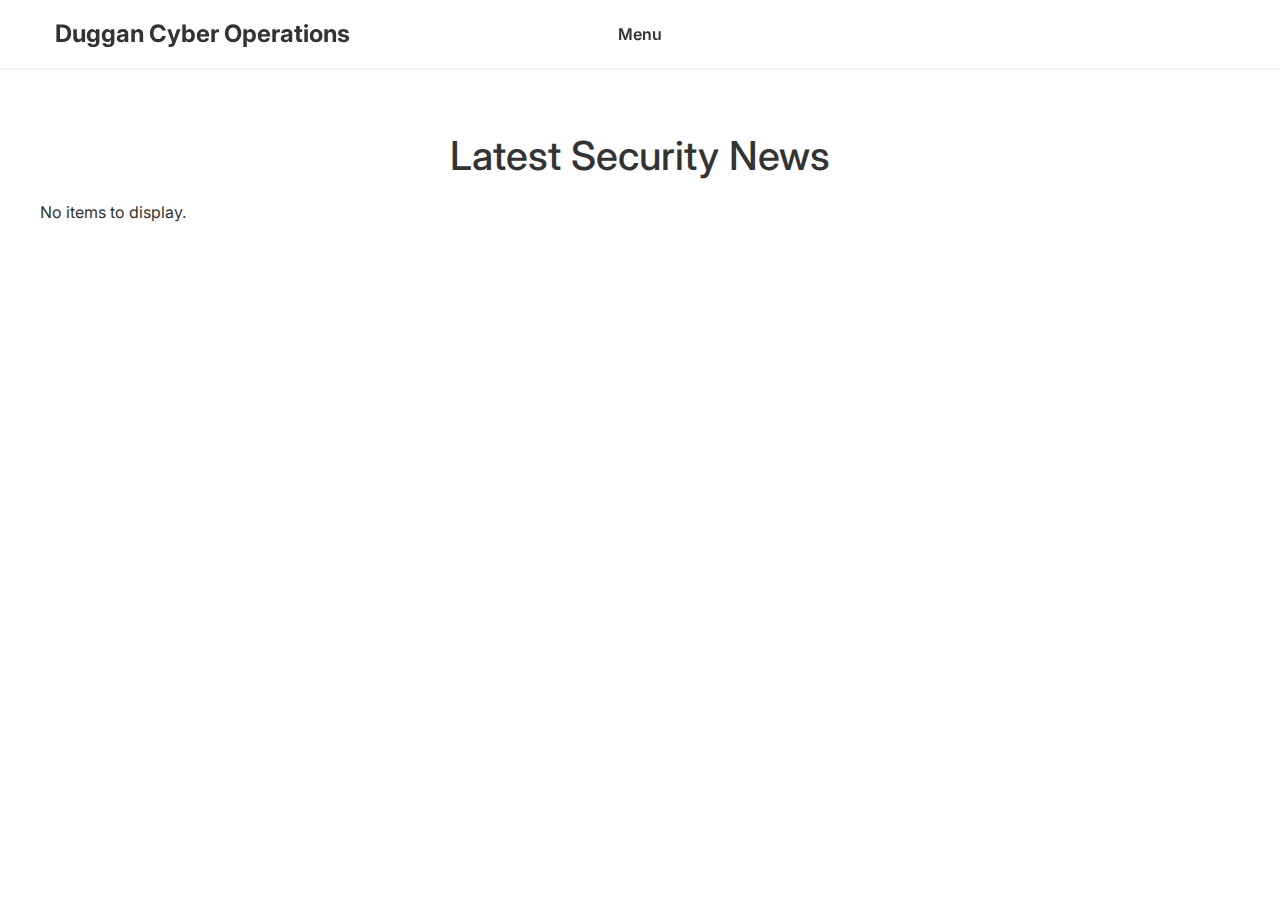
<file: public/index.html>
<!DOCTYPE html>
<html lang="en">

<head>
  <meta charset="UTF-8" />
  <title>Duggan Cyber Ops Newsfeed</title>
  <meta name="viewport" content="width=device-width, initial-scale=1.0" />
  <meta name="title" property="og:title" content="Dan Duggan's Website">
  <meta property="og:type" content="Personal Blog">
  <meta name="image" property="og:image" content="https://i.imgur.com/3xlEfYc.png">
  <meta name="description" property="og:description"
    content="Dan Duggan's Cybersecurity Operations Website, with a tiny personal blog">
  <meta name="author" content="Dan Duggan">

  <!-- Bootstrap CSS -->
  <link rel="stylesheet" href="https://cdn.jsdelivr.net/npm/bootstrap@4.3.1/dist/css/bootstrap.min.css"
    integrity="sha384-ggOyR0iXCbMQv3Xipma34MD+dH/1fQ784/j6cY/iJTQUOhcWr7x9JvoRxT2MZw1T" crossorigin="anonymous">
  <link rel="icon" href="favicon.ico" />
  <link rel="stylesheet" href="https://fonts.googleapis.com/css?family=Inter:400,600&display=swap" />

  <style>
    /* Global Styles */
    
    body {
      margin: 0;
      font-family: 'Inter', sans-serif;
      background: #fff;
      color: #333;
      /* Ensure content is pushed below the fixed navbar */
      padding-top: 80px;
    }

    main {
      padding: 2rem;
    }

    h1 {
      text-align: center;
      margin-top: 20px;
    }

    /* ---------------------- */
    /* Navbar (Desktop & Mobile) */
    /* ---------------------- */
    .custom-navbar {
      background: #fff;
      border-bottom: 1px solid #EFF1F3;
      box-shadow: 0 2px 4px rgba(0, 0, 0, 0.03);
      font-family: 'Inter', sans-serif;
      position: fixed;
      top: 0;
      width: 100%;
      z-index: 1000;
      padding: 1rem 0;
    }

    .custom-navbar .container {
      position: relative;
      max-width: 1200px;
      margin: 0 auto;
      display: grid;
      grid-template-columns: 1fr auto 1fr;
      align-items: center;
    }

    /* Brand positioned to the left */
    .nav-brand {
      grid-column: 1 / 2;
    }

    .nav-brand a {
      text-decoration: none;
      font-size: 1.5rem;
      font-weight: 700;
      color: #333;
    }

    .nav-brand img {
      max-height: 50px;
      width: auto;
    }

    /* Desktop nav links in the center */
    .nav-links-container {
      grid-column: 2 / 3;
      display: flex;
      justify-content: center;
    }

    ul.nav-links {
      list-style: none;
      display: flex;
      gap: 2rem;
      margin: 0;
      padding: 0;
    }

    li.nav-item {
      position: relative;
    }

    li.nav-item>a {
      text-decoration: none;
      color: #333;
      font-weight: 600;
      padding: 0.5rem 0;
      position: relative;
    }

    li.nav-item>a::after {
      content: "";
      position: absolute;
      bottom: 0;
      left: 0;
      width: 0%;
      height: 2px;
      background-color: #0070F3;
      transition: width 0.3s ease-out;
    }

    li.nav-item>a:hover::after {
      width: 100%;
    }

    /* Desktop dropdown for nav items */
    .dropdown {
      display: none;
      position: absolute;
      top: 100%;
      left: 50%;
      transform: translateX(-50%);
      width: 600px;
      /* Increase width for better hover coverage */
      padding: 1.5rem;
      /* Slightly increase padding for usability */

      background: #fff;
      border: 1px solid #EFF1F3;
      box-shadow: 0 4px 8px rgba(0, 0, 0, 0.05);
      z-index: 100;
    }

    li.nav-item:hover .dropdown {
      display: block;
    }

    .dropdown-grid {
      display: grid;
      grid-template-columns: repeat(3, 1fr);
      grid-template-rows: repeat(2, auto);
      gap: 0.75rem;
    }

    .dropdown-item {
      background: #F9F9F9;
      padding: 0.75rem;
      text-align: center;
      border: 1px solid #EFF1F3;
      border-radius: 4px;
      transition: background 0.3s ease;
      cursor: pointer;
    }

    .dropdown-item:hover {
      background: #E6F0FF;
    }

    /* ---------------------- */
    /* Mobile Navbar Styles */
    /* ---------------------- */
    /* Default: hide hamburger button */
    .hamburger {
      display: none;
    }

    /* For viewports less than 1100px, show hamburger and hide desktop nav links */
    @media (max-width: 1100px) {
      .nav-links-container {
        display: none;
      }

      .hamburger {
        display: block;
        position: absolute;
        top: 50%;
        right: 2rem;
        transform: translateY(-50%);
        cursor: pointer;
        font-size: 1.5rem;
        background: none;
        border: none;
        color: #333;
        z-index: 300;
      }
    }

    /* Mobile menu overlay */
    .mobile-menu {
      display: none;
      position: fixed;
      top: 60px;
      left: 0;
      width: 100%;
      height: calc(100% - 60px);
      background: #fff;
      overflow-y: auto;
      padding: 1rem;
      box-shadow: 0 4px 8px rgba(0, 0, 0, 0.05);
      z-index: 200;
    }

    .mobile-menu.active {
      display: block;
    }

    .mobile-section {
      margin-bottom: 2rem;
    }

    .mobile-section-title {
      font-weight: 600;
      margin: 1rem 0 0.5rem;
      color: #0070F3;
    }

    .mobile-menu .dropdown-item {
      padding: 0.5rem;
      font-size: clamp(0.75rem, 2.5vw, 1rem);
      white-space: normal;
      word-break: break-word;
      hyphens: auto;
      text-align: center;

      /* Add these lines to vertically center text */
      display: flex;
      align-items: center;
      justify-content: center;
    }


    .mobile-menu .dropdown-grid {
      grid-template-columns: repeat(3, 1fr);
      gap: 0.5rem;
    }


    /* ---------------------- */
    /* Feed Styles */
    /* ---------------------- */
    .grid-container {
      display: grid;
      grid-template-columns: repeat(auto-fit, minmax(300px, 1fr));
      grid-gap: 20px;
      margin: 20px auto;
      max-width: 1200px;
    }

    .feed-item {
      background: #fff;
      border: 1px solid #ddd;
      border-radius: 5px;
      padding: 15px;
      box-shadow: 0 2px 5px rgba(0, 0, 0, 0.1);
      transition: transform 0.2s, box-shadow 0.2s;
    }

    .feed-item:hover {
      transform: translateY(-5px);
      box-shadow: 0 4px 10px rgba(0, 0, 0, 0.15);
    }

    .feed-item h3 {
      font-size: 1.2em;
      margin-bottom: 0.5em;
    }

    .feed-item h3 a {
      text-decoration: none;
      color: #333;
    }

    .feed-item .meta {
      font-size: 0.9em;
      color: #777;
      margin-bottom: 0.5em;
      display: flex;
      align-items: center;
    }

    .feed-item .meta img.logo {
      width: 30px;
      height: 30px;
      object-fit: contain;
      margin-right: 8px;
    }

    .feed-item img {
      max-width: 100%;
      height: auto;
      display: block;
    }

    .feed-item p {
      font-size: 1em;
      color: #444;
    }
  </style>
</head>

<body>
  <!-- Navbar -->
  <nav class="custom-navbar">
    <div class="container">
      <div class="nav-brand">
        <a href="#">Duggan Cyber Operations</a>
      </div>
      <div class="nav-links-container">
        <ul class="nav-links">
          <li class="nav-item">
            <a href="#">Menu</a>
            <div class="dropdown">
              <div class="dropdown-grid">
                <a href="https://dugganco.com">
                  <div class="dropdown-item">Home</div>
                </a>
                <a href="https://dugganco.com/Daniel-Duggan-Resume.html">
                  <div class="dropdown-item">HTML Resume</div>
                </a>
                <a href="https://duggancostorage.blob.core.windows.net/duggancostorage/Daniel-Duggan-Resume.pdf">
                  <div class="dropdown-item">PDF Resume</div>
                </a>
                <a href="https://dugganco.com">
                  <div class="dropdown-item">Cyber News</div>
                </a>
                <a href="https://dugganco.com/foodblog.html">
                  <div class="dropdown-item">Dan's Food Blog</div>
                </a>
                <a href="">
                  <div class="dropdown-item">(Coming Soon!)</div>
                </a>
              </div>
            </div>
          </li>
          <!-- <li class="nav-item">
              <a href="#">Solutions</a>
              <div class="dropdown">
                <div class="dropdown-grid">
                  <div class="dropdown-item">Option 1</div>
                  <div class="dropdown-item">Option 2</div>
                  <div class="dropdown-item">Option 3</div>
                  <div class="dropdown-item">Option 4</div>
                  <div class="dropdown-item">Option 5</div>
                  <div class="dropdown-item">Option 6</div>
                </div>
              </div>
            </li>
            <li class="nav-item">
              <a href="#">Resources</a>
              <div class="dropdown">
                <div class="dropdown-grid">
                  <div class="dropdown-item">Option 1</div>
                  <div class="dropdown-item">Option 2</div>
                  <div class="dropdown-item">Option 3</div>
                  <div class="dropdown-item">Option 4</div>
                  <div class="dropdown-item">Option 5</div>
                  <div class="dropdown-item">Option 6</div>
                </div>
              </div>
            </li>
            <li class="nav-item">
              <a href="#">Company</a>
              <div class="dropdown">
                <div class="dropdown-grid">
                  <div class="dropdown-item">Option 1</div>
                  <div class="dropdown-item">Option 2</div>
                  <div class="dropdown-item">Option 3</div>
                  <div class="dropdown-item">Option 4</div>
                  <div class="dropdown-item">Option 5</div>
                  <div class="dropdown-item">Option 6</div>
                </div>
              </div>
            </li>
          </ul> -->
      </div>
      <!-- Hamburger button for mobile (only visible below 1100px) -->
      <button class="hamburger" id="hamburger-btn">&#9776;</button>
    </div>
  </nav>

  <!-- Mobile Menu Overlay -->
  <div class="mobile-menu" id="mobile-menu">
    <div class="mobile-section">
      <div class="mobile-section-title">Menu</div>
      <div class="dropdown-grid">
        <a href="https://dugganco.com">
          <div class="dropdown-item">Home</div>
        </a>
        <a href="https://dugganco.com/Daniel-Duggan-Resume.html">
          <div class="dropdown-item">HTML Resume</div>
        </a>
        <a href="https://duggancostorage.blob.core.windows.net/duggancostorage/Daniel-Duggan-Resume.pdf">
          <div class="dropdown-item">PDF Resume</div>
        </a>
        <a href="https://dugganco.com">
          <div class="dropdown-item">Cyber News</div>
        </a>
        <a href="https://dugganco.com/foodblog.html">
          <div class="dropdown-item">Dan's Food Blog</div>
        </a>
        <a href="">
          <div class="dropdown-item">(Coming Soon!)</div>
        </a>
      </div>
    </div>
  </div>

  <!-- Main Content (RSS Feed) -->
  <main id="main" class="content">
    <h1>Latest Security News</h1>
    <div id="feed-container" class="grid-container">
      Loading feeds...
    </div>
  </main>

  <!-- External Scripts -->
  <script async src="https://pagead2.googlesyndication.com/pagead/js/adsbygoogle.js?client=ca-pub-7634336533389263"
    crossorigin="anonymous"></script>
  <script src="https://code.jquery.com/jquery-3.2.1.min.js"
    integrity="sha256-hwg6W2N/68/4Rcy+2pYBbyox1D6Z+eI1lC26bLrY8yk=" crossorigin="anonymous"></script>
  <script src="https://cdn.jsdelivr.net/npm/popper.js@1.12.9/dist/umd/popper.min.js"
    integrity="sha384-ApNbgh9B+Y1QKtv3Rn7W3mgPxhU9K/ScQsAP7hUibX39j7fakFPskvXusvfa0b4Q"
    crossorigin="anonymous"></script>
  <script src="https://cdn.jsdelivr.net/npm/bootstrap@4.3.1/dist/js/bootstrap.min.js"
    integrity="sha384-JjSmVgyd0p3pXB1rRibZUAYoIIy6OrQ6VrjIEaFf/nJGzIxFDsf4x0xIM+B07jRM"
    crossorigin="anonymous"></script>

  <script>
    // Toggle mobile menu using the same hamburger button for open and close
    const hamburgerBtn = document.getElementById('hamburger-btn');
    const mobileMenu = document.getElementById('mobile-menu');

    hamburgerBtn.addEventListener('click', () => {
      mobileMenu.classList.toggle('active');
    });

    // Feed functions
    function truncateDescription(desc, maxLength) {
      let text = desc.replace(/<[^>]*>/g, '');
      if (text.length > maxLength) {
        text = text.slice(0, maxLength) + '…';
      }
      return text;
    }

    function parseFeedDate(dateString) {
      if (!dateString.match(/(Z|[+-]\d{2}:?\d{2})$/)) {
        dateString += 'Z';
      }
      return new Date(dateString);
    }

    async function fetchFeed(feedUrl) {
      const apiUrl = `https://api.rss2json.com/v1/api.json?rss_url=${encodeURIComponent(feedUrl)}`;
      const response = await fetch(apiUrl);
      return response.json();
    }

    async function loadFeeds() {
      const CACHE_KEY = 'cachedFeedData';
      const CACHE_TIMESTAMP_KEY = 'cachedFeedTimestamp';
      const CACHE_EXPIRY = 30 * 60 * 1000; // 30 minutes
      const now = Date.now();
      const cachedData = localStorage.getItem(CACHE_KEY);
      const cachedTimestamp = localStorage.getItem(CACHE_TIMESTAMP_KEY);

      if (cachedData && cachedTimestamp && (now - cachedTimestamp < CACHE_EXPIRY)) {
        displayFeedItems(JSON.parse(cachedData));
        return;
      }

      const feeds = [
        'https://feeds.feedburner.com/TheHackersNews',
        'https://www.bleepingcomputer.com/feed/',
        'https://krebsonsecurity.com/feed/',
        'https://www.darkreading.com/rss.xml',
        'https://www.infosecurity-magazine.com/rss/news/',
        'https://news.sophos.com/en-us/',
        'https://www.schneier.com/blog/index.rdf',
        'https://www.cisa.gov/news.xml',
        'https://www.cisa.gov/blog.xml',
        'https://feeds.feedburner.com/Securityweek',
        'https://feeds.feedburner.com/GoogleOnlineSecurityBlog',
        'https://www.scmagazine.com/feed',
        'https://www.techrepublic.com/topic/security/rss',
        'https://securityboulevard.com/feed',
        'https://cyware.com/cyber-security-feed',
        'https://www.zdnet.com/topic/security/rss'
      ];

      let allItems = [];
      for (let url of feeds) {
        try {
          const feedData = await fetchFeed(url);
          if (feedData && feedData.items) {
            let sourceTitle = feedData.feed.title;
            if ((!sourceTitle || sourceTitle.trim() === "") && url.includes("infosecurity-magazine.com")) {
              sourceTitle = "InfoSecurity Mag";
            }
            if (url.indexOf("schneier.com") !== -1) {
              sourceTitle = "Schneier on Security";
            } else if (url.indexOf("news.sophos.com") !== -1) {
              sourceTitle = "Sophos News";
            } else if (url.indexOf("darknet.org.uk") !== -1) {
              sourceTitle = "Darknet UK";
            } else if (url.indexOf("feeds.feedburner.com/darknethackers") !== -1) {
              sourceTitle = "DarkNet Hackers";
            } else if (url.indexOf("darkreading.com") !== -1) {
              sourceTitle = "Dark Reading";
            } else if (url.toLowerCase().includes("googleonlinesecurityblog")) {
              sourceTitle = "Google Security Blog";
            }
            feedData.items.forEach(item => {
              item.source = sourceTitle;
            });
            allItems = allItems.concat(feedData.items);
          }
        } catch (error) {
          console.error('Error fetching feed:', url, error);
        }
      }
      // Sort items by newest first
      allItems.sort((a, b) => new Date(b.pubDate) - new Date(a.pubDate));
      localStorage.setItem(CACHE_KEY, JSON.stringify(allItems));
      localStorage.setItem(CACHE_TIMESTAMP_KEY, now.toString());
      displayFeedItems(allItems);
    }

    function displayFeedItems(items) {
      const container = document.getElementById('feed-container');
      if (items.length === 0) {
        container.innerHTML = '<p>No items to display.</p>';
        return;
      }

      const logos = {
        "The Hacker News": "https://pbs.twimg.com/profile_images/1597647879811657728/FLgHrLHy_400x400.jpg",
        "BleepingComputer": "https://pbs.twimg.com/profile_images/1699832227062792192/hqaQ8bMZ_400x400.jpg",
        "Krebs on Security": "https://pbs.twimg.com/profile_images/1518740904311508998/zq2bxuIw_400x400.jpg",
        "Dark Reading": "https://pbs.twimg.com/profile_images/1688279734193672192/ZsaZ2hEi_400x400.jpg",
        "DarkNet": "https://pbs.twimg.com/profile_images/474879706584449025/pioYVoNA_400x400.jpeg",
        "Hacker News": "https://pbs.twimg.com/profile_images/1623777064821358592/9CApQWXe_400x400.png",
        "InfoSecurity Mag": "https://pbs.twimg.com/profile_images/1630197502786912256/TTq7rypO_400x400.jpg",
        "Sophos": "https://pbs.twimg.com/profile_images/1512056237537607694/gJYmF_1N_400x400.jpg",
        "Schneier on Security": "https://pbs.twimg.com/profile_images/69337528/bruce-blog_400x400.jpg",
        "Security Boulevard": "https://pbs.twimg.com/profile_images/1445738404205924367/LI0O-ZHg_400x400.jpg",
        "SecurityWeek": "https://pbs.twimg.com/profile_images/1466073453572890643/gaGjrZRw_400x400.jpg",
        "Security | TechRepublic": "https://pbs.twimg.com/profile_images/842067018358624256/eHpTR1g8_400x400.jpg",
        "Google Security Blog": "https://pbs.twimg.com/profile_images/1754606338460487681/bWupXdxo_400x400.jpg",
        "CISA Blog": "https://pbs.twimg.com/profile_images/1545140176766353408/G4iTa8Bb_400x400.jpg",
        "CISA News": "https://pbs.twimg.com/profile_images/1545140176766353408/G4iTa8Bb_400x400.jpg"
      };

      let html = '';
      items.forEach(item => {
        const dateObj = parseFeedDate(item.pubDate);
        const formattedDate = dateObj.toLocaleDateString(undefined, { year: 'numeric', month: 'short', day: 'numeric' });
        const formattedTime = dateObj.toLocaleTimeString(undefined, { hour: '2-digit', minute: '2-digit' });
        const logoUrl = logos[item.source] || '';
        const truncatedDesc = truncateDescription(item.description || '', 200);

        html += `
            <div class="feed-item">
              <h3><a href="${item.link}" target="_blank">${item.title}</a></h3>
              <p class="meta">
                ${logoUrl ? `<img src="${logoUrl}" alt="${item.source} logo" class="logo">` : ''}
                <span><em>${item.source}</em> - ${formattedDate} ${formattedTime}</span>
              </p>
              <p>${truncatedDesc}</p>
            </div>
          `;
      });
      container.innerHTML = html;
    }

    document.addEventListener('DOMContentLoaded', loadFeeds);
  </script>
</body>

</html>
</file>
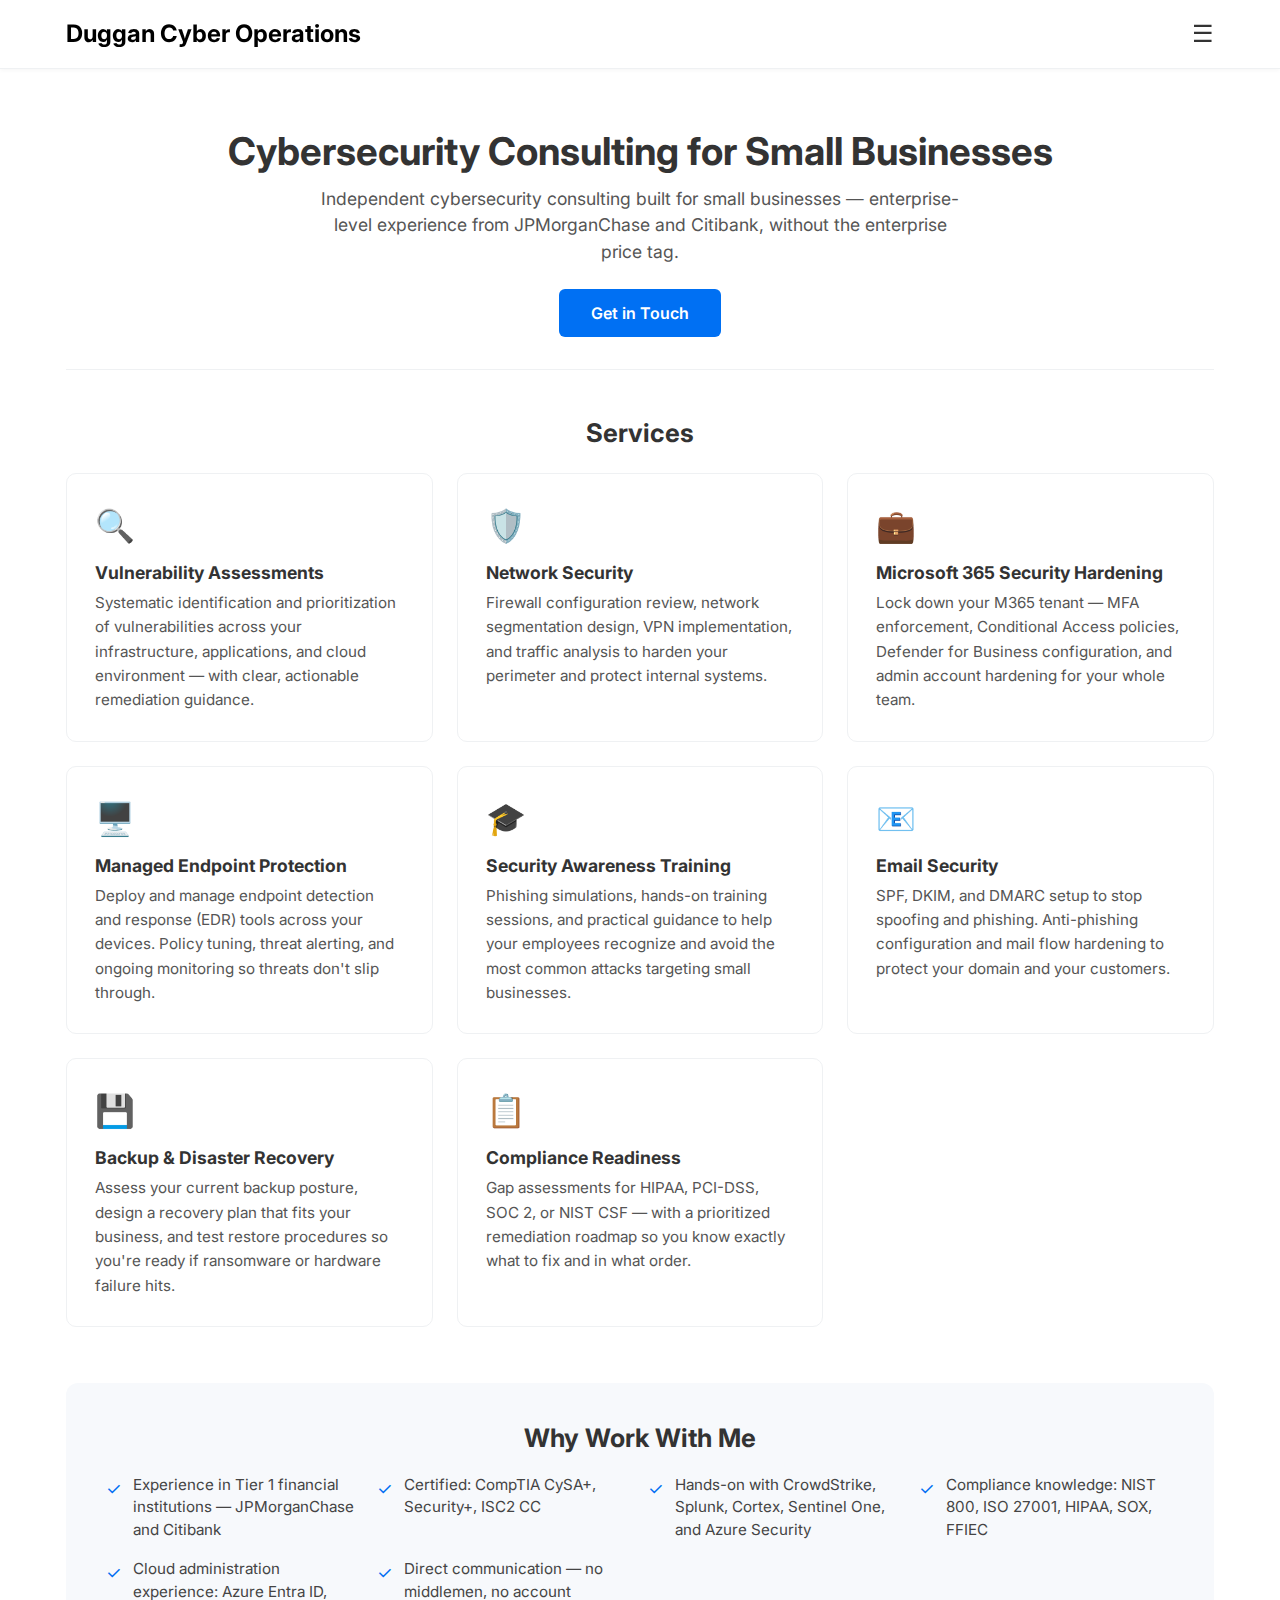
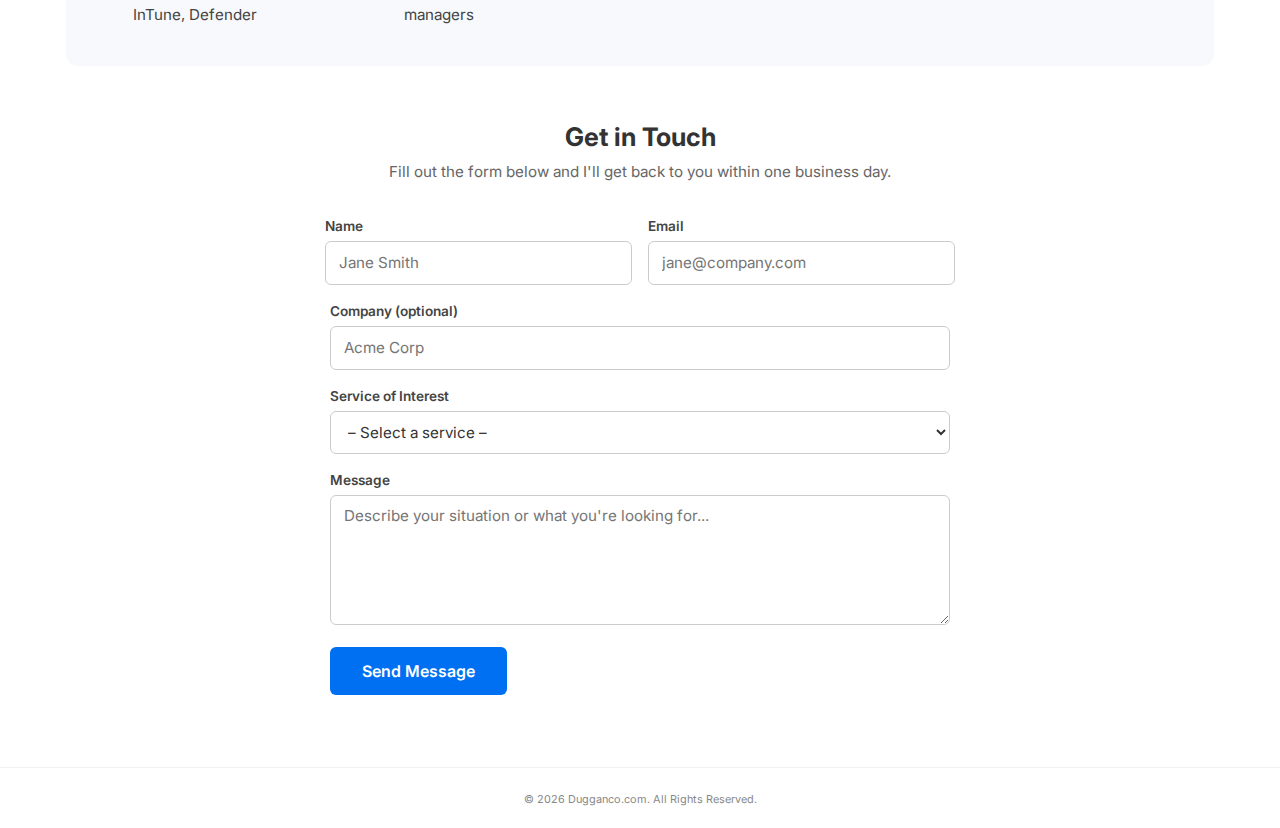
<file: public/consulting.html>
<!DOCTYPE html>
<html lang="en">
<head>
  <meta charset="UTF-8" />
  <title>Cybersecurity Consulting – Duggan Cyber Operations</title>
  <meta name="viewport" content="width=device-width, initial-scale=1.0" />
  <meta name="description" content="Cybersecurity consulting services by Daniel Duggan – incident response, vulnerability assessments, and network security.">
  <meta name="author" content="Dan Duggan">

  <!-- Google AdSense -->
  <script async src="https://pagead2.googlesyndication.com/pagead/js/adsbygoogle.js?client=ca-pub-7634336533389263" crossorigin="anonymous"></script>

  <link rel="stylesheet" href="https://cdn.jsdelivr.net/npm/bootstrap@4.3.1/dist/css/bootstrap.min.css"
    integrity="sha384-ggOyR0iXCbMQv3Xipma34MD+dH/1fQ784/j6cY/iJTQUOhcWr7x9JvoRxT2MZw1T" crossorigin="anonymous" />
  <link rel="icon" href="favicon.ico" />
  <link rel="stylesheet" href="https://fonts.googleapis.com/css?family=Inter:400,600,700&display=swap" />

  <style>
    html { scroll-behavior: smooth; }

    body {
      margin: 0;
      font-family: 'Inter', sans-serif;
      background: #fff;
      color: #333;
      padding-top: 80px;
    }

    /* ---------------------- */
    /* Navbar */
    /* ---------------------- */
    .custom-navbar {
      background: #fff;
      border-bottom: 1px solid #EFF1F3;
      box-shadow: 0 2px 4px rgba(0,0,0,0.03);
      font-family: 'Inter', sans-serif;
      position: fixed;
      top: 0;
      width: 100%;
      z-index: 1000;
      padding: 1rem 0;
    }

    .custom-navbar .container {
      position: relative;
      max-width: 1200px;
      margin: 0 auto;
      padding: 0 2%;
      display: grid;
      grid-template-columns: 1fr auto 1fr;
      align-items: center;
    }

    .nav-brand { grid-column: 1 / 2; }
    .nav-brand a {
      text-decoration: none;
      font-size: 1.5rem;
      font-weight: 700;
      color: #333;
    }

    .nav-links-container {
      grid-column: 2 / 3;
      display: none;
    }

    .hamburger {
      display: block;
      grid-column: 3 / 4;
      justify-self: end;
      cursor: pointer;
      font-size: 1.5rem;
      background: none;
      border: none;
      color: #333;
      z-index: 1001;
      padding: 0;
    }

    @media (max-width: 1100px) {
      .custom-navbar { padding: 0.5rem 0; }
      .nav-brand a { font-size: 1rem; }
      body { padding-top: 50px; }
    }

    .mobile-menu {
      display: none;
      position: fixed;
      top: 50px;
      left: 50%;
      transform: translateX(-50%);
      width: 100%;
      max-width: 1200px;
      height: auto;
      background: #fff;
      padding: 1rem 2%;
      box-shadow: 0 4px 8px rgba(0,0,0,0.05);
      z-index: 200;
    }
    .mobile-menu.active { display: block; }

    .mobile-section { margin-bottom: 2rem; }
    .mobile-section-title {
      font-weight: 600;
      margin: 1rem 0 0.5rem;
      color: #0070F3;
      text-align: center;
    }
    .dropdown-grid {
      display: grid;
      grid-template-columns: repeat(2, 1fr);
      gap: 0.5rem;
    }
    .dropdown-item {
      background: #F9F9F9;
      padding: 0.5rem;
      text-align: center;
      border: 1px solid #EFF1F3;
      border-radius: 4px;
      font-size: clamp(0.75rem, 2.5vw, 1rem);
      display: flex;
      align-items: center;
      justify-content: center;
      cursor: pointer;
      transition: background 0.3s ease;
    }
    .dropdown-item:hover { background: #E6F0FF; }

    /* ---------------------- */
    /* Page content */
    /* ---------------------- */
    .page-content {
      max-width: 1200px;
      margin: 0 auto;
      padding: 0 2%;
    }

    /* Hero */
    .hero {
      text-align: center;
      padding: 3rem 0 2rem;
      border-bottom: 1px solid #EFF1F3;
      margin-bottom: 3rem;
    }
    .hero h1 {
      font-size: 2.4rem;
      font-weight: 700;
      margin-bottom: 0.75rem;
    }
    .hero p {
      font-size: 1.1rem;
      color: #555;
      max-width: 640px;
      margin: 0 auto 1.5rem;
    }
    .hero .cta-btn {
      display: inline-block;
      background: #0070F3;
      color: #fff;
      padding: 0.75rem 2rem;
      border-radius: 6px;
      text-decoration: none;
      font-weight: 600;
      transition: background 0.2s;
    }
    .hero .cta-btn:hover { background: #005bb5; color: #fff; }

    /* Services */
    .services-section { margin-bottom: 3.5rem; }
    .services-section h2 {
      font-size: 1.6rem;
      font-weight: 700;
      margin-bottom: 1.5rem;
      text-align: center;
    }
    .services-grid {
      display: grid;
      grid-template-columns: repeat(auto-fit, minmax(280px, 1fr));
      gap: 1.5rem;
    }
    .service-card {
      border: 1px solid #EFF1F3;
      border-radius: 10px;
      padding: 1.75rem;
      transition: box-shadow 0.2s, transform 0.2s;
    }
    .service-card:hover {
      box-shadow: 0 6px 20px rgba(0,0,0,0.08);
      transform: translateY(-2px);
    }
    .service-icon {
      font-size: 2rem;
      margin-bottom: 0.75rem;
    }
    .service-card h3 {
      font-size: 1.1rem;
      font-weight: 700;
      margin-bottom: 0.5rem;
    }
    .service-card p {
      font-size: 0.95rem;
      color: #555;
      line-height: 1.6;
      margin: 0;
    }

    /* Why work with me */
    .why-section {
      background: #F7F9FC;
      border-radius: 12px;
      padding: 2.5rem;
      margin-bottom: 3.5rem;
    }
    .why-section h2 {
      font-size: 1.6rem;
      font-weight: 700;
      margin-bottom: 1.25rem;
      text-align: center;
    }
    .why-grid {
      display: grid;
      grid-template-columns: repeat(auto-fit, minmax(220px, 1fr));
      gap: 1rem;
    }
    .why-item {
      display: flex;
      align-items: flex-start;
      gap: 0.75rem;
    }
    .why-item .check {
      color: #0070F3;
      font-size: 1.1rem;
      flex-shrink: 0;
      margin-top: 2px;
    }
    .why-item p {
      margin: 0;
      font-size: 0.95rem;
      color: #444;
      line-height: 1.5;
    }

    /* Contact form */
    .contact-section { margin-bottom: 4rem; }
    .contact-section h2 {
      font-size: 1.6rem;
      font-weight: 700;
      margin-bottom: 0.5rem;
      text-align: center;
    }
    .contact-section .subtitle {
      text-align: center;
      color: #666;
      margin-bottom: 2rem;
      font-size: 0.95rem;
    }
    .contact-form {
      max-width: 620px;
      margin: 0 auto;
      display: flex;
      flex-direction: column;
      gap: 1rem;
    }
    .form-row {
      display: grid;
      grid-template-columns: 1fr 1fr;
      gap: 1rem;
    }
    @media (max-width: 600px) { .form-row { grid-template-columns: 1fr; } }
    @media (max-width: 600px) {
      .services-grid { gap: 0.75rem; }
      .service-card { padding: 1rem 1.1rem; }
      .service-icon { font-size: 1.4rem; margin-bottom: 0.4rem; }
      .service-card h3 { font-size: 0.95rem; margin-bottom: 0.25rem; }
      .service-card p { font-size: 0.85rem; line-height: 1.5; }
      .services-section { margin-bottom: 2rem; }
    }
    .contact-form label {
      display: block;
      font-size: 0.85rem;
      font-weight: 600;
      margin-bottom: 0.3rem;
      color: #444;
    }
    .contact-form input,
    .contact-form select,
    .contact-form textarea {
      width: 100%;
      padding: 0.6rem 0.8rem;
      border: 1px solid #ccc;
      border-radius: 6px;
      font-family: 'Inter', sans-serif;
      font-size: 0.95rem;
      box-sizing: border-box;
      background: #fff;
      color: #333;
      transition: border-color 0.2s;
    }
    .contact-form input:focus,
    .contact-form select:focus,
    .contact-form textarea:focus {
      outline: none;
      border-color: #0070F3;
    }
    .contact-form textarea { resize: vertical; min-height: 130px; }
    .submit-btn {
      background: #0070F3;
      color: #fff;
      border: none;
      padding: 0.75rem 2rem;
      border-radius: 6px;
      font-size: 1rem;
      font-weight: 600;
      cursor: pointer;
      transition: background 0.2s;
      align-self: flex-start;
    }
    .submit-btn:hover { background: #005bb5; }
    .submit-btn:disabled { background: #aaa; cursor: default; }
    #form-status {
      font-size: 0.9rem;
      margin-top: 0.5rem;
    }
    #form-status.success { color: #1a8a1a; }
    #form-status.error { color: #c0392b; }

    footer {
      text-align: center;
      padding: 20px;
      border-top: 1px solid #EFF1F3;
      color: #888;
      font-size: 0.85rem;
    }

    /* ---------------------- */
    /* Dark mode */
    /* ---------------------- */
    body.dark-mode {
      background: #121212;
      color: #eee;
    }
    body.dark-mode .custom-navbar {
      background: #1e1e1e;
      border-bottom: 1px solid #333;
    }
    body.dark-mode .nav-brand a,
    body.dark-mode .hamburger { color: #fff; }
    body.dark-mode .mobile-menu {
      background: #1e1e1e;
      color: #eee;
    }
    body.dark-mode .dropdown-item {
      background: #2a2a2a;
      color: #eee;
      border-color: #444;
    }
    body.dark-mode .hero p,
    body.dark-mode .service-card p,
    body.dark-mode .why-item p { color: #bbb; }
    body.dark-mode .service-card {
      border-color: #333;
      background: #1e1e1e;
    }
    body.dark-mode .why-section { background: #1a1a1a; }
    body.dark-mode .contact-form input,
    body.dark-mode .contact-form select,
    body.dark-mode .contact-form textarea {
      background: #1e1e1e;
      color: #eee;
      border-color: #444;
    }
    body.dark-mode .contact-section .subtitle,
    body.dark-mode .contact-form label { color: #aaa; }
    body.dark-mode footer {
      border-color: #333;
      color: #666;
    }
    body.light-mode {
      background: #fff;
      color: #333;
    }
    body.light-mode .custom-navbar {
      background: #fff;
      border-bottom: 1px solid #EFF1F3;
    }
    body.light-mode .nav-brand a { color: #000; }
    body.light-mode .mobile-menu {
      background: #fff;
      border: 1px solid #ddd;
      color: #333;
    }
    body.light-mode .dropdown-item {
      background: #f5f5f5;
      border: 1px solid #ddd;
      color: #333;
    }
    body.light-mode .service-card { background: #fff; border-color: #EFF1F3; }
    body.light-mode .why-section { background: #F7F9FC; }

    @media (prefers-color-scheme: dark) {
      body:not(.light-mode) { background: #121212; color: #eee; }
      body:not(.light-mode) .custom-navbar { background: #1e1e1e; border-bottom: 1px solid #333; }
      body:not(.light-mode) .mobile-menu { background: #1e1e1e; color: #eee; }
      body:not(.light-mode) .dropdown-item { background: #2a2a2a; color: #eee; }
      body:not(.light-mode) .service-card { border-color: #333; background: #1e1e1e; }
      body:not(.light-mode) .why-section { background: #1a1a1a; }
    }
  </style>
</head>

<body>
  <!-- Navbar -->
  <nav class="custom-navbar">
    <div class="container">
      <div class="nav-brand">
        <a href="https://dugganco.com">Duggan Cyber Operations</a>
      </div>
      <div class="nav-links-container"></div>
      <button class="hamburger" id="hamburger-btn">&#9776;</button>
    </div>
  </nav>

  <!-- Mobile Menu -->
  <div class="mobile-menu" id="mobile-menu">
    <div class="mobile-section">
      <div class="mobile-section-title">Menu</div>
      <div class="dropdown-grid">
        <a href="https://dugganco.com">
          <div class="dropdown-item">Home</div>
        </a>
        <a href="https://dugganco.com/consulting.html">
          <div class="dropdown-item">Consulting</div>
        </a>
        <a href="https://dugganco.com/foodblog.html">
          <div class="dropdown-item">Food Blog</div>
        </a>
        <a href="https://dugganco.com/Daniel-Duggan-Resume.html">
          <div class="dropdown-item">HTML Resume</div>
        </a>
        <a href="https://nextcloud.dugganco.com">
          <div class="dropdown-item">Nextcloud</div>
        </a>
        <a href="https://duggancostorage.blob.core.windows.net/duggancostorage/Daniel-Duggan-Resume.pdf">
          <div class="dropdown-item">PDF Resume</div>
        </a>
        <a href="https://plexrequest.dugganco.com">
          <div class="dropdown-item">Plex Request</div>
        </a>
        <a href="#" onclick="toggleTheme();return false;">
          <div class="dropdown-item">Light/Dark Theme</div>
        </a>
      </div>
    </div>
  </div>

  <!-- Main Content -->
  <main>
    <div class="page-content">

      <!-- Hero -->
      <section class="hero">
        <h1>Cybersecurity Consulting for Small Businesses</h1>
        <p>Independent cybersecurity consulting built for small businesses — enterprise-level experience from JPMorganChase and Citibank, without the enterprise price tag.</p>
        <a href="#contact" class="cta-btn">Get in Touch</a>
      </section>

      <!-- Services -->
      <section class="services-section">
        <h2>Services</h2>
        <div class="services-grid">
          <div class="service-card">
            <div class="service-icon">🔍</div>
            <h3>Vulnerability Assessments</h3>
            <p>Systematic identification and prioritization of vulnerabilities across your infrastructure, applications, and cloud environment — with clear, actionable remediation guidance.</p>
          </div>
          <div class="service-card">
            <div class="service-icon">🛡️</div>
            <h3>Network Security</h3>
            <p>Firewall configuration review, network segmentation design, VPN implementation, and traffic analysis to harden your perimeter and protect internal systems.</p>
          </div>
          <div class="service-card">
            <div class="service-icon">💼</div>
            <h3>Microsoft 365 Security Hardening</h3>
            <p>Lock down your M365 tenant — MFA enforcement, Conditional Access policies, Defender for Business configuration, and admin account hardening for your whole team.</p>
          </div>
          <div class="service-card">
            <div class="service-icon">🖥️</div>
            <h3>Managed Endpoint Protection</h3>
            <p>Deploy and manage endpoint detection and response (EDR) tools across your devices. Policy tuning, threat alerting, and ongoing monitoring so threats don't slip through.</p>
          </div>
          <div class="service-card">
            <div class="service-icon">🎓</div>
            <h3>Security Awareness Training</h3>
            <p>Phishing simulations, hands-on training sessions, and practical guidance to help your employees recognize and avoid the most common attacks targeting small businesses.</p>
          </div>
          <div class="service-card">
            <div class="service-icon">📧</div>
            <h3>Email Security</h3>
            <p>SPF, DKIM, and DMARC setup to stop spoofing and phishing. Anti-phishing configuration and mail flow hardening to protect your domain and your customers.</p>
          </div>
          <div class="service-card">
            <div class="service-icon">💾</div>
            <h3>Backup &amp; Disaster Recovery</h3>
            <p>Assess your current backup posture, design a recovery plan that fits your business, and test restore procedures so you're ready if ransomware or hardware failure hits.</p>
          </div>
          <div class="service-card">
            <div class="service-icon">📋</div>
            <h3>Compliance Readiness</h3>
            <p>Gap assessments for HIPAA, PCI-DSS, SOC 2, or NIST CSF — with a prioritized remediation roadmap so you know exactly what to fix and in what order.</p>
          </div>
        </div>
      </section>

      <!-- Why work with me -->
      <section class="why-section">
        <h2>Why Work With Me</h2>
        <div class="why-grid">
          <div class="why-item">
            <span class="check">✓</span>
            <p>Experience in Tier 1 financial institutions — JPMorganChase and Citibank</p>
          </div>
          <div class="why-item">
            <span class="check">✓</span>
            <p>Certified: CompTIA CySA+, Security+, ISC2 CC</p>
          </div>
          <div class="why-item">
            <span class="check">✓</span>
            <p>Hands-on with CrowdStrike, Splunk, Cortex, Sentinel One, and Azure Security</p>
          </div>
          <div class="why-item">
            <span class="check">✓</span>
            <p>Compliance knowledge: NIST 800, ISO 27001, HIPAA, SOX, FFIEC</p>
          </div>
          <div class="why-item">
            <span class="check">✓</span>
            <p>Cloud administration experience: Azure Entra ID, InTune, Defender</p>
          </div>
          <div class="why-item">
            <span class="check">✓</span>
            <p>Direct communication — no middlemen, no account managers</p>
          </div>
        </div>
      </section>

      <!-- Contact -->
      <section class="contact-section" id="contact">
        <h2>Get in Touch</h2>
        <p class="subtitle">Fill out the form below and I'll get back to you within one business day.</p>
        <form class="contact-form" id="contact-form">
          <div class="form-row">
            <div>
              <label for="name">Name</label>
              <input type="text" id="name" name="name" placeholder="Jane Smith" required />
            </div>
            <div>
              <label for="email">Email</label>
              <input type="email" id="email" name="email" placeholder="jane@company.com" required />
            </div>
          </div>
          <div>
            <label for="company">Company (optional)</label>
            <input type="text" id="company" name="company" placeholder="Acme Corp" />
          </div>
          <div>
            <label for="service">Service of Interest</label>
            <select id="service" name="service">
              <option value="">– Select a service –</option>
              <option value="Vulnerability Assessment">Vulnerability Assessment</option>
              <option value="Network Security">Network Security</option>
              <option value="Microsoft 365 Security Hardening">Microsoft 365 Security Hardening</option>
              <option value="Managed Endpoint Protection">Managed Endpoint Protection</option>
              <option value="Security Awareness Training">Security Awareness Training</option>
              <option value="Email Security">Email Security</option>
              <option value="Backup & Disaster Recovery">Backup &amp; Disaster Recovery</option>
              <option value="Compliance Readiness">Compliance Readiness</option>
              <option value="Other / General Inquiry">Other / General Inquiry</option>
            </select>
          </div>
          <div>
            <label for="message">Message</label>
            <textarea id="message" name="message" placeholder="Describe your situation or what you're looking for..." required></textarea>
          </div>
          <div>
            <button type="submit" class="submit-btn" id="submit-btn">Send Message</button>
            <div id="form-status"></div>
          </div>
        </form>
      </section>

    </div>
  </main>

  <footer>
    <small>&copy; <script>document.write(new Date().getFullYear())</script> Dugganco.com. All Rights Reserved.</small>
  </footer>

  <script>
    // Mobile menu
    const hamburgerBtn = document.getElementById('hamburger-btn');
    const mobileMenu = document.getElementById('mobile-menu');
    hamburgerBtn.addEventListener('click', (e) => {
      e.stopPropagation();
      mobileMenu.classList.toggle('active');
    });
    document.addEventListener('click', (e) => {
      if (mobileMenu.classList.contains('active') &&
          !mobileMenu.contains(e.target) &&
          !hamburgerBtn.contains(e.target)) {
        mobileMenu.classList.remove('active');
      }
    });
    document.querySelectorAll('.mobile-menu a').forEach(link => {
      link.addEventListener('click', () => mobileMenu.classList.remove('active'));
    });

    // Theme
    const applyTheme = (theme) => {
      document.body.classList.remove('dark-mode', 'light-mode');
      document.body.classList.add(theme === 'dark' ? 'dark-mode' : 'light-mode');
    };
    window.toggleTheme = () => {
      const next = document.body.classList.contains('dark-mode') ? 'light' : 'dark';
      applyTheme(next);
      localStorage.setItem('theme', next);
    };
    let saved = localStorage.getItem('theme') ||
      (window.matchMedia('(prefers-color-scheme: dark)').matches ? 'dark' : 'light');
    applyTheme(saved);

    // Contact form → n8n webhook
    document.getElementById('contact-form').addEventListener('submit', async (e) => {
      e.preventDefault();
      const btn = document.getElementById('submit-btn');
      const status = document.getElementById('form-status');
      btn.disabled = true;
      btn.textContent = 'Sending...';
      status.textContent = '';
      status.className = '';

      const payload = {
        name: document.getElementById('name').value,
        email: document.getElementById('email').value,
        company: document.getElementById('company').value,
        service: document.getElementById('service').value,
        message: document.getElementById('message').value,
      };

      try {
        const res = await fetch('https://n8n.dugganco.com/webhook/consulting-contact', {
          method: 'POST',
          headers: { 'Content-Type': 'application/json' },
          body: JSON.stringify(payload),
        });
        if (res.ok) {
          status.textContent = 'Message sent! I\'ll be in touch within one business day.';
          status.className = 'success';
          e.target.reset();
        } else {
          throw new Error('Server error');
        }
      } catch {
        status.textContent = 'Something went wrong. Please email daniel.duggan06@gmail.com directly.';
        status.className = 'error';
      } finally {
        btn.disabled = false;
        btn.textContent = 'Send Message';
      }
    });
  </script>
</body>
</html>
</file>
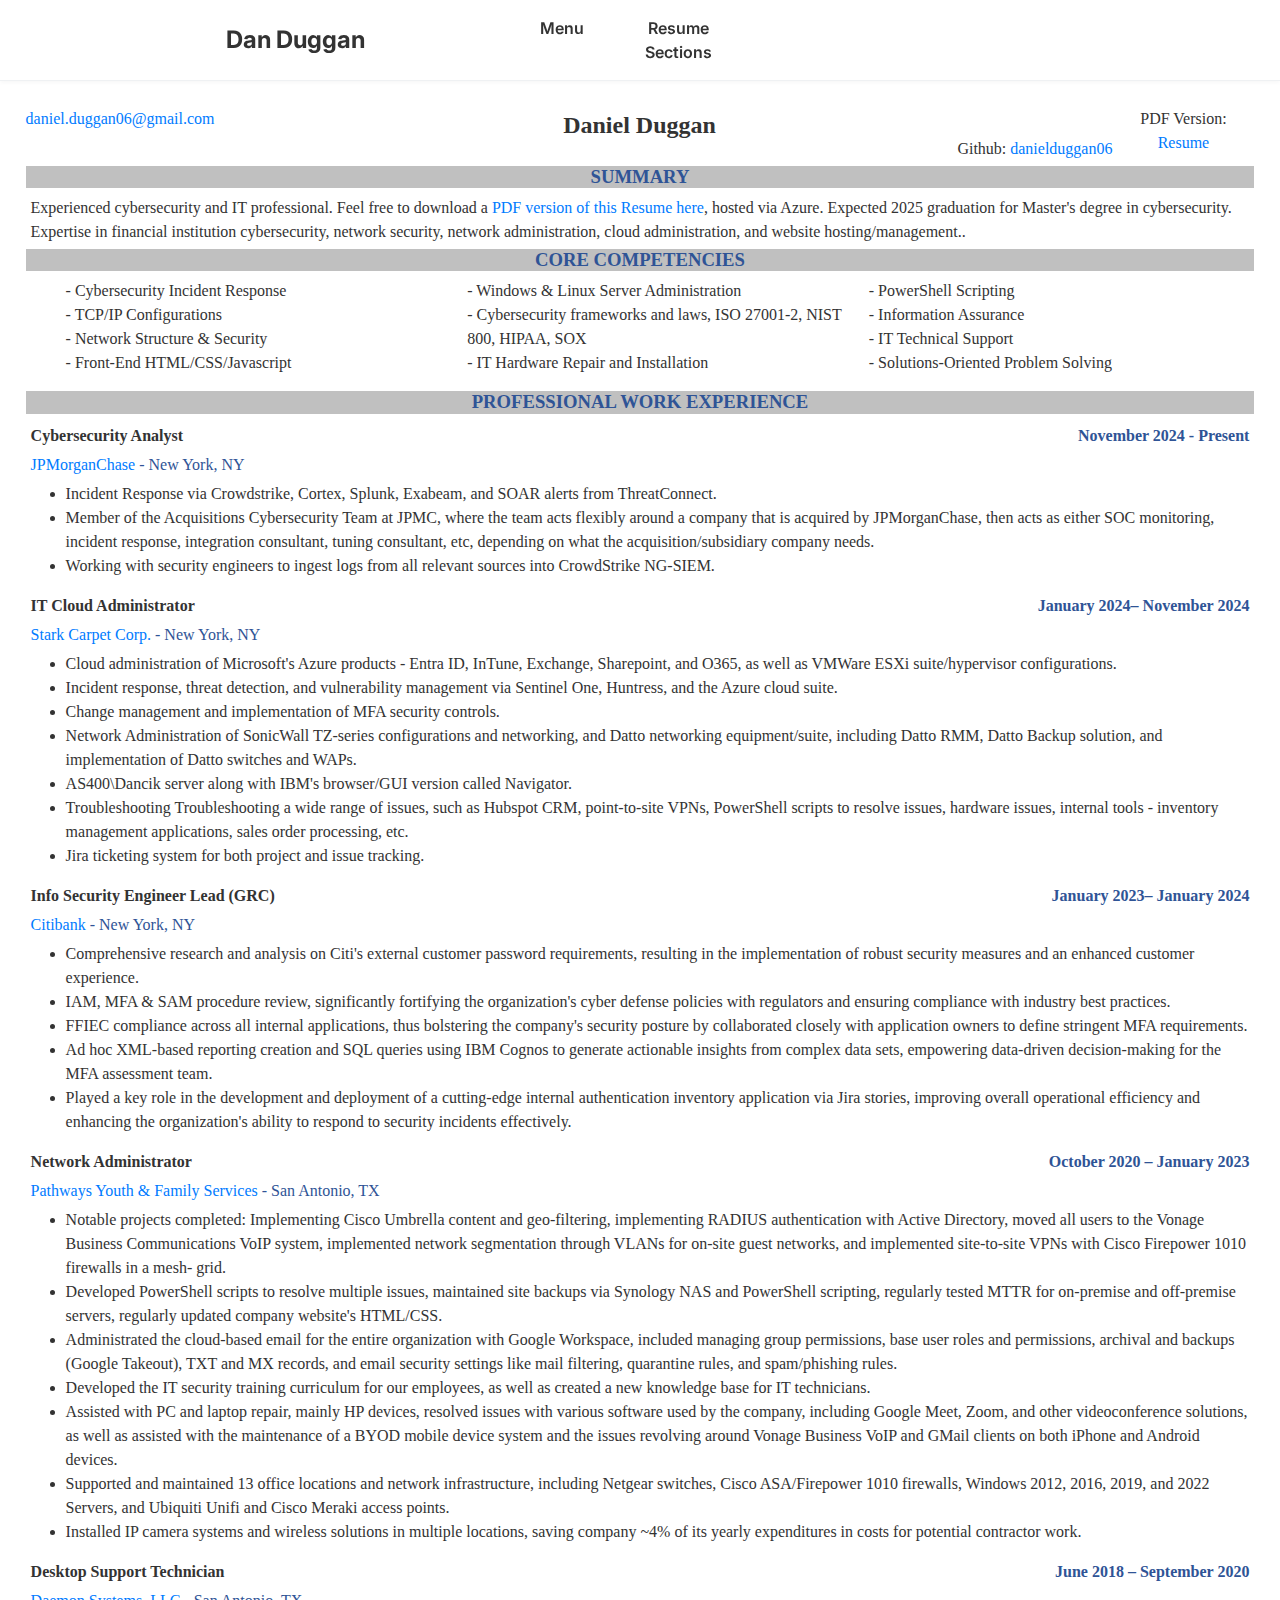
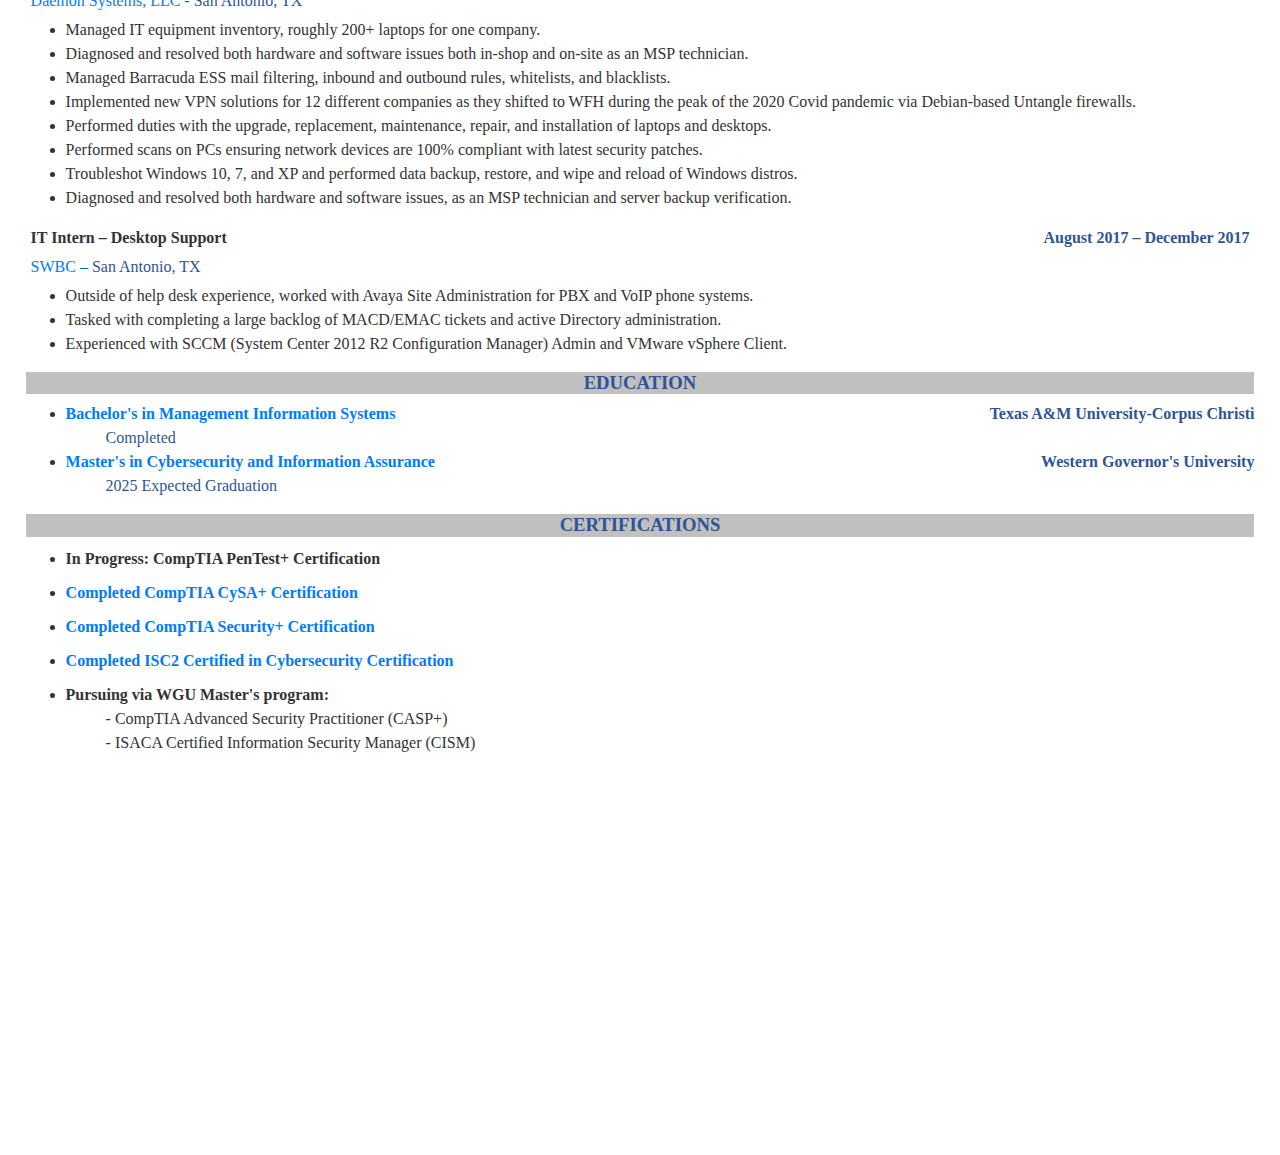
<file: public/Daniel-Duggan-Resume.html>
<!DOCTYPE html
    PUBLIC "-//W3C//DTD XHTML 1.0 Transitional//EN" "http://www.w3.org/TR/xhtml1/DTD/xhtml1-transitional.dtd">
<html xmlns="http://www.w3.org/1999/xhtml" xml:lang="en">

<head>
    <meta http-equiv="content-type" content="application/xhtml+xml; charset=utf-8" />
    <meta name="author" content="dduggan" />
    <meta name="viewport" content="width=device-width, initial-scale=1.0" />
    <title>Daniel Duggan Resume (as an HTML webpage) </title>
    <link rel="stylesheet" href="https://cdn.jsdelivr.net/npm/bootstrap@4.3.1/dist/css/bootstrap.min.css"
        integrity="sha384-ggOyR0iXCbMQv3Xipma34MD+dH/1fQ784/j6cY/iJTQUOhcWr7x9JvoRxT2MZw1T" crossorigin="anonymous" />
    <link rel="stylesheet" href="https://fonts.googleapis.com/css?family=Inter:400,600&display=swap" />
    <style type="text/css">
        html div:not(.custom-navbar){
            margin-left: 2%;
            margin-right: 2%;
        }

        body {
            margin: 0;
            font-family: Georgia, 'Times New Roman', Times, serif;
            background: #fff;
            color: #333;
            padding-top: 80px;
            /* Offset for fixed navbar */
        }

        .s1 {
            font-family: serif;
            font-weight: normal;
            font-size: 12pt;
            text-align: center;
            text-align: vertical;
            margin-top: 20pt;
            margin-bottom: -1em;
            margin-left: 2%;
            margin-right: 2%;
        }

        .s2 {
            font-family: serif;
            font-weight: bold;
            font-size: 18pt;
            margin-top: 20pt;
            margin-bottom: -1em;
        }

        .s3 {
            font-family: serif;
            font-weight: normal;
            font-size: 12pt;
            text-align: center;
            text-align: vertical;
            margin-top: 10px;
            margin-bottom: -1em;
        }

        h1 {
            color: #2F5496;
            background-color: #C0C0C0;
            font-family: serif;
            font-weight: bold;
            font-size: 14pt;
            text-align: center;
        }

        .s5 {
            font-family: serif;
            font-weight: normal;
        }

        .s6 {
            background-color: #FFF;
            font-family: serif;
            font-weight: bold;
        }

        .s8 {
            color: #2F5496;
            background-color: #FFF;
            font-family: serif;
            font-weight: normal;
            font-size: 10pt;
        }

        p {
            font-family: serif;
            font-weight: normal;
            margin: 5px;

        }

        .s9 {
            font-family: serif;
            font-weight: bold;
            margin-top: 10px;
        }

        .s10 {
            font-family: serif;
            font-weight: bold;
            color: #2F5496;
            float: right;
        }

        .s11 {
            color: #2F5496;
            font-family: serif;
            font-weight: normal;
        }

        .s13 {
            font-family: serif;
            font-weight: normal;
        }

        .competencies {
            -webkit-column-count: 3;
            -moz-column-count: 3;
            column-count: 3;
            list-style-type: none;
        }

        ul {
            list-style-type: disc;
        }

        li:hover {
            color: black;
        }

        .sectiondiv,
        .sectiondivexp {
            transition: .8s;
        }

        .sectiondiv:hover {
            border-radius: 15px;
            padding-bottom: 3px;
            padding-left: 1.4%;
            padding-right: 1.4%;
            color: #2F5496;
            background: #C0C0C0;
            transition: .8s;
            transform: scale(1.03);
        }

        .sectiondivexp:hover {
            padding-top: 2px;
            border-radius: 15px;
            padding-bottom: 3px;
            padding-left: 1.4%;
            padding-right: 1.4%;
            color: #2F5496;
            background: #C0C0C0;
            transition: .8s;
            transform: scale(1.03);
        }

        /* ---------------------- */
        /* Navbar (Desktop & Mobile) */
        /* ---------------------- */
        .custom-navbar {
            background: #fff;
            border-bottom: 1px solid #EFF1F3;
            box-shadow: 0 2px 4px rgba(0, 0, 0, 0.03);
            font-family: 'Inter', sans-serif;
            position: fixed;
            text-align: center;
            text-align: vertical;
            top: 0;
            width: 100%;
            z-index: 1000;
            padding: 1rem 0;
        }

        .custom-navbar .container {
            position: relative;
            max-width: 1200px;
            margin: 0 auto;
            display: grid;
            grid-template-columns: 1fr auto 1fr;
            align-items: center;
        }

        /* Brand positioned to the left */
        .nav-brand {
            grid-column: 1 / 2;
        }

        .nav-brand a {
            text-decoration: none;
            font-size: 1.5rem;
            font-weight: 700;
            color: #333;
        }

        .nav-brand img {
            max-height: 50px;
            width: auto;
        }

        /* Desktop nav links in the center */
        .nav-links-container {
            grid-column: 2 / 3;
            display: flex;
            justify-content: center;
        }

        ul.nav-links {
            list-style: none;
            display: flex;
            gap: 2rem;
            margin: 0;
            padding: 0;
        }

        li.nav-item {
            position: relative;
        }

        li.nav-item>a {
            text-decoration: none;
            color: #333;
            font-weight: 600;
            padding: 0.5rem 0;
            position: relative;
        }

        li.nav-item>a::after {
            content: "";
            position: absolute;
            bottom: 0;
            left: 0;
            width: 0%;
            height: 2px;
            background-color: #0070F3;
            transition: width 0.3s ease-out;
        }

        li.nav-item>a:hover::after {
            width: 100%;
        }

    /* Desktop dropdown for nav items */
    .dropdown {
      display: none;
      position: absolute;
      top: 100%;
      left: 50%;
      transform: translateX(-50%);
      width: 600px;
      /* Increase width for better hover coverage */
      padding: 1.5rem;
      /* Slightly increase padding for usability */

      background: #fff;
      border: 1px solid #EFF1F3;
      box-shadow: 0 4px 8px rgba(0, 0, 0, 0.05);
      z-index: 100;
    }

        li.nav-item:hover .dropdown {
            display: block;
        }

        .dropdown-grid {
            display: grid;
            grid-template-columns: repeat(3, 1fr);
            grid-template-rows: repeat(2, auto);
            gap: 0.75rem;
        }

        .dropdown-item {
            background: #F9F9F9;
            padding: 0.75rem;
            text-align: center;
            border: 1px solid #EFF1F3;
            border-radius: 4px;
            transition: background 0.3s ease;
            cursor: pointer;
        }

        .dropdown-item:hover {
            background: #E6F0FF;
        }

        /* ---------------------- */
        /* Mobile Navbar Styles */
        /* ---------------------- */
        /* Default: hide hamburger button */
        .hamburger {
            display: none;
        }

        /* For viewports less than 1100px, show hamburger and hide desktop nav links */
        @media (max-width: 1100px) {
            .nav-links-container {
                display: none;
            }

            .hamburger {
                display: block;
                position: absolute;
                top: 50%;
                right: 2rem;
                transform: translateY(-50%);
                cursor: pointer;
                font-size: 1.5rem;
                background: none;
                border: none;
                color: #333;
                z-index: 300;
            }
        }

        /* Mobile menu overlay */
        .mobile-menu {
            display: none;
            position: fixed;
            top: 60px;
            left: 0;
            width: 100%;
            height: calc(100% - 60px);
            background: #fff;
            overflow-y: auto;
            padding: 1rem;
            box-shadow: 0 4px 8px rgba(0, 0, 0, 0.05);
            z-index: 200;
        }

        .mobile-menu.active {
            display: block;
        }

        .mobile-section {
            margin-bottom: 2rem;
        }

        .mobile-section-title {
            font-weight: 600;
            margin: 1rem 0 0.5rem;
            color: #0070F3;
        }

        .mobile-menu .dropdown-item {
      padding: 0.5rem;
      font-size: clamp(0.75rem, 2.5vw, 1rem);
      white-space: normal;
      word-break: break-word;
      hyphens: auto;
      text-align: center;

      /* Add these lines to vertically center text */
      display: flex;
      align-items: center;
      justify-content: center;
    }

        .mobile-menu .dropdown-grid {
            grid-template-columns: repeat(3, 1fr);
            gap: 0.5rem;
        }

        /* Responsive adjustments for resume content */
        @media (max-width: 768px) {
            .competencies {
                -webkit-column-count: 1;
                -moz-column-count: 1;
                column-count: 1;
            }

            .s10 {
                float: none;
                display: block;
                margin-bottom: 5px;
            }
        }
    </style>
</head>


<body>
    <!-- Navbar -->
    <nav class="custom-navbar">
        <div class="container">
            <div class="nav-brand">
                <a href="#">Dan Duggan</a>
            </div>
            <div class="nav-links-container">
                <ul class="nav-links">

                    <li class="nav-item">
                        <a href="#summary">Menu</a>
                        <div class="dropdown">
                            <div class="dropdown-grid">
                                <a href="https://dugganco.com">
                                    <div class="dropdown-item">Home</div>
                                </a>
                                <a href="https://dugganco.com/Daniel-Duggan-Resume.html">
                                    <div class="dropdown-item">HTML Resume</div>
                                </a>
                                <a
                                    href="https://duggancostorage.blob.core.windows.net/duggancostorage/Daniel-Duggan-Resume.pdf">
                                    <div class="dropdown-item">PDF Resume</div>
                                </a>
                                <a href="https://dugganco.com">
                                    <div class="dropdown-item">Cyber News</div>
                                </a>
                                <a href="https://dugganco.com/foodblog.html">
                                    <div class="dropdown-item">Dan's Food Blog</div>
                                </a>
                                <a href="">
                                    <div class="dropdown-item">(Coming Soon!)</div>
                                </a>
                            </div>
                        </div>
                    </li>
                    <li class="nav-item">
                        <a href="#summary">Resume Sections</a>
                        <div class="dropdown">
                            <div class="dropdown-grid">
                                <div class="dropdown-item"><a href="#summary"
                                        style="text-decoration: none; color: inherit;">Summary</a></div>
                                <div class="dropdown-item"><a href="#competencies"
                                        style="text-decoration: none; color: inherit;">Competencies</a></div>
                                <div class="dropdown-item"><a href="#experience"
                                        style="text-decoration: none; color: inherit;">Experience</a></div>
                                <div class="dropdown-item"><a href="#education"
                                        style="text-decoration: none; color: inherit;">Education</a></div>
                                <div class="dropdown-item"><a href="#certifications"
                                        style="text-decoration: none; color: inherit;">Certifications</a></div>
                                <div class="dropdown-item"><a href="#"
                                        style="text-decoration: none; color: inherit;">Top</a></div>
                                </a>
                            </div>
                        </div>
                    </li>
                </ul>
            </div>
            <!-- Hamburger button for mobile (only visible below 1100px) -->
            <button class="hamburger" id="hamburger-btn">&#9776;</button>
        </div>
    </nav>

    <!-- Mobile Menu Overlay -->
    <div class="mobile-menu" id="mobile-menu">
        <div class="mobile-section">
            <div class="mobile-section-title">Resume Sections</div>
            <div class="dropdown-grid"><!-- Mobile Menu Overlay -->
                <div class="mobile-menu" id="mobile-menu">
                    <div class="mobile-section">
                        <div class="mobile-section-title">Menu</div>
                        <div class="dropdown-grid">
                            <a href="https://dugganco.com">
                                <div class="dropdown-item">Home</div>
                            </a>
                            <a href="https://dugganco.com/Daniel-Duggan-Resume.html">
                                <div class="dropdown-item">HTML Resume</div>
                            </a>
                            <a
                                href="https://duggancostorage.blob.core.windows.net/duggancostorage/Daniel-Duggan-Resume.pdf">
                                <div class="dropdown-item">PDF Resume</div>
                            </a>
                            <a href="https://dugganco.com">
                                <div class="dropdown-item">Cyber News</div>
                            </a>
                            <a href="https://dugganco.com/foodblog.html">
                                <div class="dropdown-item">Dan's Food Blog</div>
                            </a>
                            <a href="">
                                <div class="dropdown-item">(Coming Soon!)</div>
                            </a>
                        </div>
                    </div>
                </div>
                <div class="dropdown-item"><a href="#summary" style="text-decoration: none; color: inherit;">Summary</a>
                </div>
                <div class="dropdown-item"><a href="#competencies"
                        style="text-decoration: none; color: inherit;">Competencies</a></div>
                <div class="dropdown-item"><a href="#experience"
                        style="text-decoration: none; color: inherit;">Experience</a></div>
                <div class="dropdown-item"><a href="#education"
                        style="text-decoration: none; color: inherit;">Education</a></div>
                <div class="dropdown-item"><a href="#certifications"
                        style="text-decoration: none; color: inherit;">Certifications</a></div>
                <div class="dropdown-item"><a href="#" style="text-decoration: none; color: inherit;">Top</a></div>
            </div>
        </div>
    </div>

    <p class="s1"> <span style="float: left"><a
                href="mailto:daniel.duggan06@gmail.com">daniel.duggan06@gmail.com</a></span>
        <a class="s2"> <span style="float: center;">Daniel Duggan &#160;&#160;&#160;&#160;&#160;&#160;&#160;</span></a>
        <span style="float: right">
            <a class="s1">PDF Version: <a href
                    link="https://duggancostorage.blob.core.windows.net/duggancostorage/Daniel-Duggan-Resume.pdf">Resume</a></a>
    </p>
    <p class="s3">
        <span style="float: left"></span>
        <span style="float: right">Github: <a href link="http://github.com/danielduggan06">danielduggan06</a></span>
    </p>



    <br>

    <div class="sectiondiv" id="summary">
        <hr style="height: 4px; background:black; margin-bottom: -1em">
        <h1> SUMMARY </h1>
        <p class="s5">Experienced cybersecurity and IT professional.
            Feel
            free to download a <a href
                link="https://duggancostorage.blob.core.windows.net/duggancostorage/Daniel-Duggan-Resume.pdf">PDF
                version of
                this
                Resume here</a>, hosted via Azure. Expected 2025 graduation for Master's degree in cybersecurity.
            Expertise in financial institution cybersecurity, network security, network administration, cloud
            administration, and website hosting/management..</p>
    </div>


    <div class="sectiondiv" id="competencies">
        <h1> CORE COMPETENCIES </h1>
        <p>
        <ul class="competencies">
            <li>- Cybersecurity Incident Response</li>
            <li>- TCP/IP Configurations</li>
            <li>- Network Structure & Security</li>
            <li>- Front-End HTML/CSS/Javascript</li>

            <li>- Windows & Linux Server Administration</li>
            <li>- Cybersecurity frameworks and laws,
                ISO 27001-2, NIST 800, HIPAA, SOX</li>
            <li>- IT Hardware Repair and Installation</span></li>
            <li>- PowerShell Scripting</li>

            <li>- Information Assurance</li>
            <li>- IT Technical Support</li>
            <li>- Solutions-Oriented Problem Solving</li>

        </ul>
    </div>

    <div class="sectiondiv" id="experience">
        <h1> PROFESSIONAL WORK EXPERIENCE </h1>
        <p class="s9">Cybersecurity Analyst<span class="s10">November 2024 - Present</span></p>
        <p class="s11"><a href="https://www.jpmorganchase.com/" target="_blank">JPMorganChase</a> - New York, NY</p>
        <p>
        <ul>
            <li>Incident Response via Crowdstrike, Cortex, Splunk, Exabeam, and SOAR alerts from ThreatConnect.</li>
            <li>Member of the Acquisitions Cybersecurity Team at JPMC, where the team acts flexibly around a company
                that is acquired by JPMorganChase, then acts as either SOC monitoring, incident response, integration
                consultant, tuning consultant, etc, depending on what the acquisition/subsidiary company needs.</li>
            <li>Working with security engineers to ingest logs from all relevant sources into CrowdStrike NG-SIEM.</li>
        </ul>
        </p>
    </div>

    <div class="sectiondivexp">
        <p class="s9">IT Cloud Administrator<span class="s10">January
                2024– November 2024 </span></p>
        <p class="s11"><a href="https://starkcarpet.com/" target="_blank">Stark Carpet Corp.</a> - New York, NY</p>
        <p>
        <ul>
            <li>Cloud administration of Microsoft's Azure products - Entra ID, InTune, Exchange, Sharepoint, and O365,
                as well as VMWare ESXi suite/hypervisor configurations.</li>
            <li>Incident response, threat detection, and vulnerability management via Sentinel One, Huntress, and the
                Azure cloud suite.</li>
            <li>Change management and implementation of MFA security controls.</li>
            <li>Network Administration of SonicWall TZ-series configurations and networking, and Datto networking
                equipment/suite, including Datto RMM, Datto Backup solution, and implementation of Datto switches and
                WAPs.</li>
            <li>AS400\Dancik server along with IBM's browser/GUI version called Navigator.</li>
            <li>Troubleshooting Troubleshooting a wide range of issues, such as Hubspot CRM, point-to-site VPNs,
                PowerShell scripts to resolve issues, hardware issues, internal tools - inventory management
                applications, sales order processing, etc.</li>
            <li>Jira ticketing system for both project and issue tracking.</li>
        </ul>
        </p>
    </div>
    <div class="sectiondivexp">
        <p class="s9">Info Security Engineer Lead (GRC)<span class="s10">January
                2023– January 2024 </span></p>
        <p class="s11"><a href="https://www.citi.com/" target="_blank">Citibank</a> - New York, NY</p>
        <p>
        <ul>
            <li>Comprehensive research and analysis on Citi's external customer password requirements, resulting in the
                implementation of robust security measures and an enhanced customer experience.</li>
            <li>IAM, MFA & SAM procedure review, significantly fortifying the organization's cyber defense policies with
                regulators and ensuring compliance with industry best practices.</li>
            <li>FFIEC compliance across all internal applications, thus bolstering the company's security posture by
                collaborated closely with application owners to define stringent MFA requirements.</li>
            <li>Ad hoc XML-based reporting creation and SQL queries using IBM Cognos to generate actionable insights
                from complex data sets, empowering data-driven decision-making for the MFA assessment team.</li>
            <li>Played a key role in the development and deployment of a cutting-edge internal authentication inventory
                application via Jira stories, improving overall operational efficiency and enhancing the organization's
                ability
                to
                respond to security incidents effectively.</li>
        </ul>
        </p>
    </div>


    <div class="sectiondivexp">
        <p class="s9">Network Administrator<span class="s10">October
                2020 – January 2023</span></p>
        <p class="s11"><a href="https://www.citi.com/" target="_blank">Pathways Youth &amp; Family Services</a> - San
            Antonio, TX</p>
        <p>
        <ul>
            <li> Notable projects completed: Implementing Cisco Umbrella content and
                geo-filtering, implementing RADIUS authentication with Active Directory,
                moved all users to the Vonage Business Communications VoIP system,
                implemented network segmentation through VLANs for on-site guest networks,
                and implemented site-to-site VPNs with Cisco Firepower 1010 firewalls in a
                mesh- grid.</li>
            <li>Developed PowerShell scripts to resolve multiple issues, maintained site backups via Synology NAS and
                PowerShell
                scripting, regularly tested MTTR for on-premise and off-premise servers, regularly updated company
                website's
                HTML/CSS.</li>
            <li> Administrated the cloud-based email for the entire organization with Google Workspace, included
                managing
                group
                permissions, base user roles and permissions, archival and backups (Google Takeout), TXT and MX records,
                and
                email
                security settings like mail filtering, quarantine rules, and spam/phishing rules.</li>
            <li> Developed the IT security training curriculum for our employees, as well
                as created a new knowledge base for IT technicians.</li>
            <li> Assisted with PC and laptop repair, mainly HP devices, resolved issues
                with various software used by the company, including Google Meet, Zoom,
                and other videoconference solutions, as well as assisted with the
                maintenance of a BYOD mobile device system and the issues revolving around
                Vonage Business VoIP and GMail clients on both iPhone and Android devices.</li>
            <li> Supported and maintained 13 office locations and network infrastructure,
                including Netgear switches, Cisco ASA/Firepower 1010 firewalls, Windows
                2012, 2016, 2019, and 2022 Servers, and Ubiquiti Unifi and Cisco Meraki
                access points.</li>
            <li> Installed IP camera systems and wireless solutions in multiple
                locations, saving company ~4% of its yearly expenditures in costs for
                potential contractor work.</li>
        </ul>
        </p>
    </div>


    <div class="sectiondivexp">
        <p class="s9">Desktop Support Technician <span class="s10">June
                2018 – September 2020</span></p>
        <p class="s11"><a href="https://www.bulletproofnetwork.com/" target="_blank">Daemon Systems, LLC</a> - San
            Antonio,
            TX</p>
        <p>
        <ul>
            <li> Managed IT equipment inventory, roughly 200+ laptops for one company.</li>
            <li> Diagnosed and resolved both hardware and software issues both in-shop
                and on-site as an MSP technician.</li>
            <li>Managed Barracuda ESS mail filtering, inbound and outbound rules, whitelists, and blacklists.</li>
            <li> Implemented new VPN solutions for 12 different companies as they shifted to
                WFH during the peak of the 2020 Covid pandemic via Debian-based Untangle firewalls.</li>
            <li> Performed duties with the upgrade, replacement, maintenance, repair, and
                installation of laptops and desktops.</li>
            <li> Performed scans on PCs ensuring network devices are 100% compliant with
                latest security patches.</li>
            <li> Troubleshot Windows 10, 7, and XP and performed data backup, restore,
                and wipe and reload of Windows distros.</li>
            <li> Diagnosed and resolved both hardware and software issues, as an MSP
                technician and server backup verification.</li>
        </ul>
        </p>
    </div>


    <div class="sectiondivexp">
        <p class="s9">IT Intern – Desktop Support <span class="s10">August
                2017 – December 2017</span></p>
        <p class="s11"><a href="https://www.swbc.com/" target="_blank">SWBC</a> <span style=" color: #0070C0;">–
            </span>San
            Antonio,
            TX</p>
        <p>
        <ul>
            <li> Outside of help desk experience, worked with Avaya Site Administration
                for PBX and VoIP phone systems.</li>
            <li> Tasked with completing a large backlog of MACD/EMAC tickets and active
                Directory administration.</li>
            <li> Experienced with SCCM (System Center 2012 R2 Configuration Manager)
                Admin and VMware vSphere Client.</li>
        </ul>
        </p>
    </div>

    <div class="sectiondiv" id="education">
        </p>
        <h1> EDUCATION </h1>
        <ul>
            <li><span class="s9"><a href="https://www.tamucc.edu/business/index.php"
                        target="_blank">Bachelor's in Management Information Systems</a></span><span
                    style="float: right; font-weight: bold" class="s11">Texas A&M University-Corpus Christi</span>
                <ul class="s11">Completed</ul>
            </li>
            <li><span class="s9"><a
                        href="https://www.wgu.edu/online-it-degrees/cybersecurity-information-assurance-masters-program.html"
                        target="_blank">Master's in Cybersecurity and Information Assurance</a></span><span
                    style="float: right; font-weight: bold" class="s11">Western Governor's University</span>
                <ul class="s11">2025 Expected
                    Graduation</ul>
            </li>
        </ul>
    </div>


    <div class="sectiondiv" id="certifications">
        <h1> CERTIFICATIONS </h1>
        <ul>
            <li class="s9">In Progress:
                CompTIA
                PenTest+
                Certification</a></li>
            <li class="s9"><a href="https://www.credly.com/badges/a5b84469-5573-4b5b-a815-4f96bf7bd8c1/public_url" target="_blank">Completed
                    CompTIA
                    CySA+
                    Certification</a></li>
            <li class="s9"><a href="https://www.credly.com/badges/4db29925-0924-4f09-99d3-a94f98158d36/public_url" target="_blank">Completed
                    CompTIA
                    Security+
                    Certification</a></li>
            <li class="s9"><a href="https://www.credly.com/badges/972c8acf-dc44-4b8b-b3e3-ed2bf9d1be8e/public_url" target="_blank">Completed ISC2
                    Certified in Cybersecurity Certification </a></li>
            <li class="s9">Pursuing via WGU Master's program:</li>
            <ul style="list-style-type: none">
                <li>- CompTIA Advanced Security Practitioner (CASP+)</li>
                <li>- ISACA Certified Information Security Manager (CISM)</li>
            </ul>
        </ul>
    </div>
<br><br><br><br><br><br><br><br><br><br><br><br><br><br><br><br>
    <!-- External Scripts -->
    <script src="https://code.jquery.com/jquery-3.2.1.min.js"
        integrity="sha256-hwg6W2N/68/4Rcy+2pYBbyox1D6Z+eI1lC26bLrY8yk=" crossorigin="anonymous"></script>
    <script src="https://cdn.jsdelivr.net/npm/popper.js@1.12.9/dist/umd/popper.min.js"
        integrity="sha384-ApNbgh9B+Y1QKtv3Rn7W3mgPxhU9K/ScQsAP7hUibX39j7fakFPskvXusvfa0b4Q"
        crossorigin="anonymous"></script>
    <script src="https://cdn.jsdelivr.net/npm/bootstrap@4.3.1/dist/js/bootstrap.min.js"
        integrity="sha384-JjSmVgyd0p3pXB1rRibZUAYoIIy6OrQ6VrjIEaFf/nJGzIxFDsf4x0xIM+B07jRM"
        crossorigin="anonymous"></script>
    <script>
        // Toggle mobile menu using the hamburger button
        const hamburgerBtn = document.getElementById('hamburger-btn');
        const mobileMenu = document.getElementById('mobile-menu');

        hamburgerBtn.addEventListener('click', () => {
            mobileMenu.classList.toggle('active');
        });

        // Close mobile menu when clicking on a link
        document.querySelectorAll('.mobile-menu a').forEach(link => {
            link.addEventListener('click', () => {
                mobileMenu.classList.remove('active');
            });
        });

        // Smooth scrolling for anchor links
        document.querySelectorAll('a[href^="#"]').forEach(anchor => {
            anchor.addEventListener('click', function (e) {
                e.preventDefault();

                const targetId = this.getAttribute('href');
                if (targetId === '#') {
                    window.scrollTo({
                        top: 0,
                        behavior: 'smooth'
                    });
                } else {
                    document.querySelector(targetId).scrollIntoView({
                        behavior: 'smooth'
                    });
                }
            });
        });
    </script>
</body>

</html>
</file>
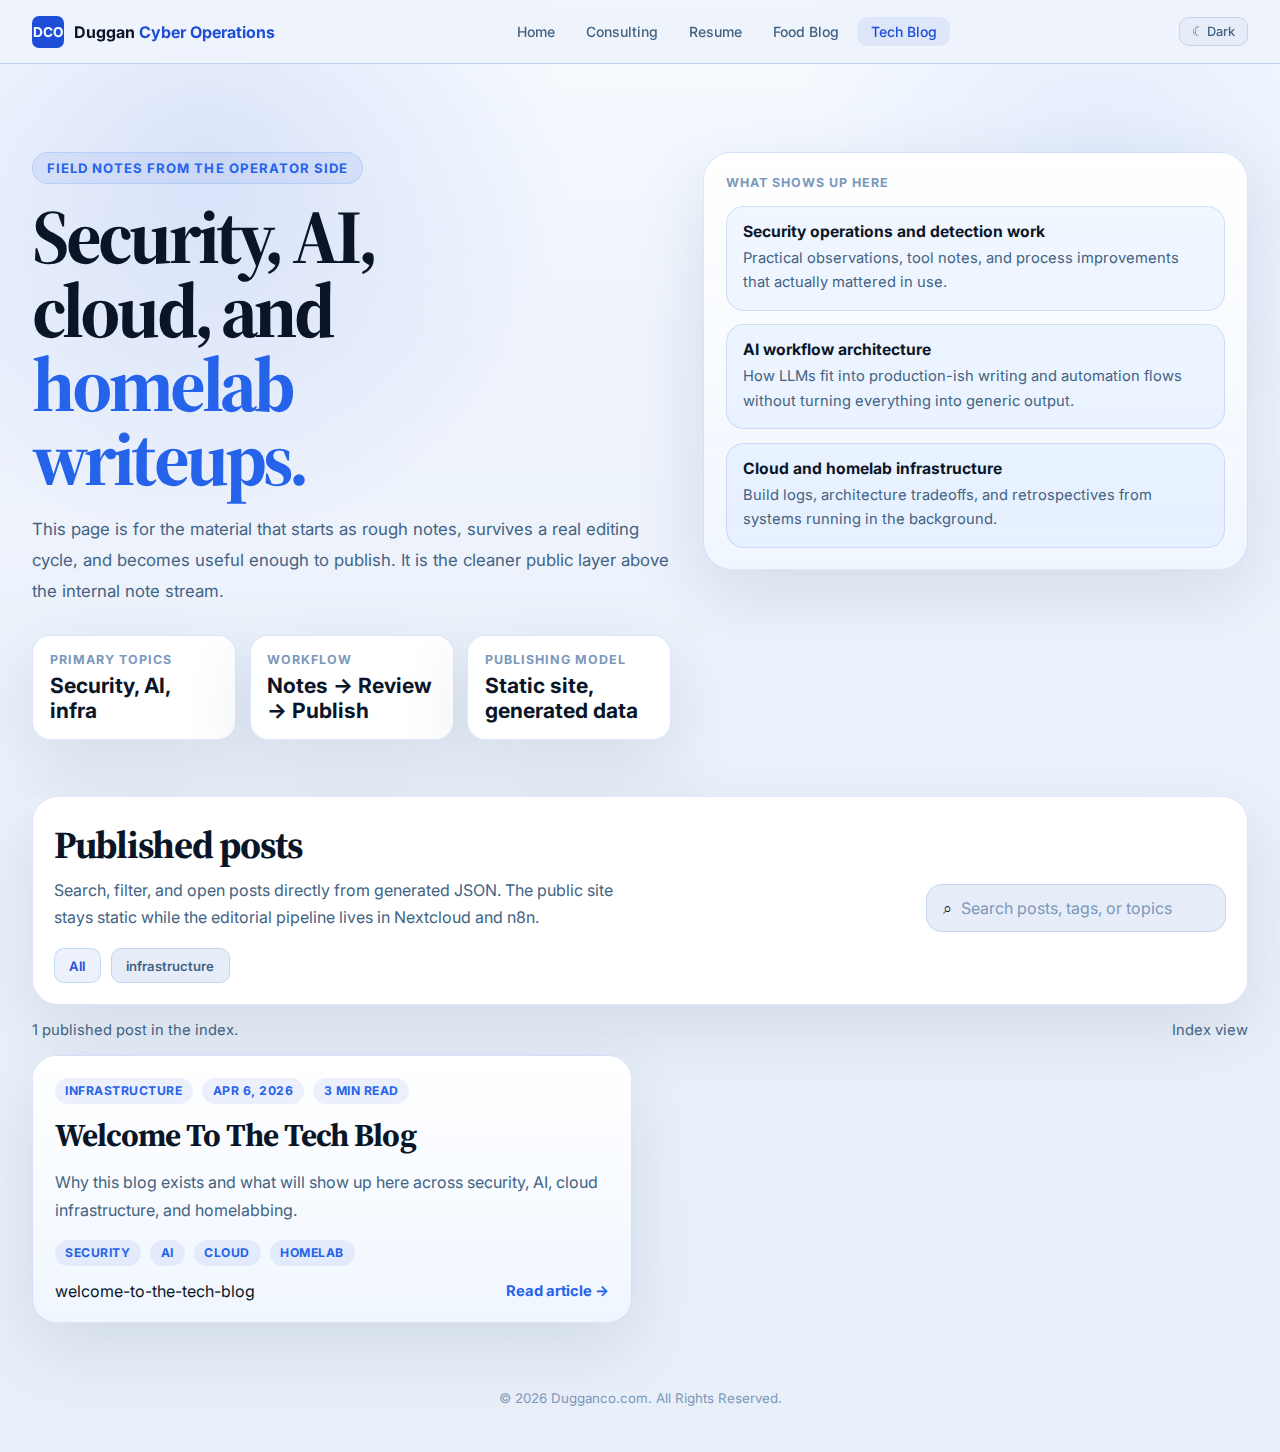
<file: public/techblog.html>
<!DOCTYPE html>
<html lang="en">
<head>
  <meta charset="UTF-8" />
  <title>Tech Blog | Duggan Cyber Operations</title>
  <meta name="viewport" content="width=device-width, initial-scale=1.0" />
  <meta name="title" property="og:title" content="Tech Blog | Duggan Cyber Operations" />
  <meta property="og:type" content="website" />
  <meta name="image" property="og:image" content="https://i.imgur.com/3xlEfYc.png" />
  <meta name="description" property="og:description" content="Technical writing from Dan Duggan on security, AI, cloud infrastructure, and homelabbing." />
  <meta name="author" content="Dan Duggan" />
  <script async src="https://pagead2.googlesyndication.com/pagead/js/adsbygoogle.js?client=ca-pub-7634336533389263" crossorigin="anonymous"></script>
  <link rel="preconnect" href="https://fonts.googleapis.com" />
  <link rel="preconnect" href="https://fonts.gstatic.com" crossorigin />
  <link href="https://fonts.googleapis.com/css2?family=Inter:wght@400;500;600;700;800&family=Source+Serif+4:opsz,wght@8..60,500;8..60,700&display=swap" rel="stylesheet" />
  <link rel="icon" href="favicon.ico" />
  <style>
    :root {
      --bg: #050d1a;
      --surface: rgba(10, 24, 40, 0.92);
      --surface-2: rgba(15, 32, 53, 0.95);
      --border: #1a3354;
      --border-soft: rgba(96, 165, 250, 0.18);
      --accent: #3b82f6;
      --accent-2: #60a5fa;
      --accent-soft: rgba(59, 130, 246, 0.14);
      --text: #e2eaf5;
      --text-2: #88a2c1;
      --text-3: #557290;
      --shadow: 0 24px 70px rgba(0, 0, 0, 0.35);
      --navbar-h: 64px;
      --r: 24px;
      --r-sm: 10px;
      --t: 0.22s ease;
    }

    body.light-mode {
      --bg: #eef3fc;
      --surface: rgba(255, 255, 255, 0.96);
      --surface-2: rgba(229, 237, 249, 0.98);
      --border: #c2d4ef;
      --border-soft: rgba(29, 78, 216, 0.14);
      --accent: #1d4ed8;
      --accent-2: #2563eb;
      --accent-soft: rgba(29, 78, 216, 0.08);
      --text: #0a1628;
      --text-2: #426383;
      --text-3: #7c98bb;
      --shadow: 0 24px 70px rgba(33, 63, 110, 0.12);
    }

    *, *::before, *::after { box-sizing: border-box; margin: 0; padding: 0; }
    html { scroll-behavior: smooth; }

    body {
      min-height: 100vh;
      padding-top: var(--navbar-h);
      font-family: 'Inter', sans-serif;
      color: var(--text);
      background:
        radial-gradient(circle at 16% 12%, rgba(59, 130, 246, 0.18), transparent 22%),
        radial-gradient(circle at 86% 10%, rgba(96, 165, 250, 0.14), transparent 18%),
        linear-gradient(180deg, #061224 0%, var(--bg) 24%, #040913 100%);
      -webkit-font-smoothing: antialiased;
      overflow-x: hidden;
    }

    body.light-mode {
      background:
        radial-gradient(circle at 16% 12%, rgba(29, 78, 216, 0.12), transparent 22%),
        radial-gradient(circle at 86% 10%, rgba(37, 99, 235, 0.08), transparent 18%),
        linear-gradient(180deg, #f7fbff 0%, var(--bg) 24%, #e8eff9 100%);
    }

    a { color: inherit; text-decoration: none; }

    .navbar {
      position: fixed;
      top: 0; left: 0; right: 0;
      height: var(--navbar-h);
      background: rgba(5, 13, 26, 0.82);
      backdrop-filter: blur(16px);
      -webkit-backdrop-filter: blur(16px);
      border-bottom: 1px solid var(--border);
      z-index: 1000;
      display: flex;
      align-items: center;
    }

    body.light-mode .navbar { background: rgba(238, 243, 252, 0.9); }

    .navbar-inner,
    .hero-inner,
    .shell {
      max-width: 1280px;
      margin: 0 auto;
      padding: 0 2rem;
    }

    .navbar-inner {
      width: 100%;
      display: flex;
      align-items: center;
      justify-content: space-between;
      gap: 2rem;
    }

    .nav-brand { display: flex; align-items: center; gap: 0.6rem; flex-shrink: 0; }
    .nav-brand-icon {
      width: 32px; height: 32px; border-radius: 7px; background: var(--accent);
      display: flex; align-items: center; justify-content: center; color: #fff; font-size: 0.85rem; font-weight: 700;
    }
    .nav-brand-text { font-size: 1rem; font-weight: 700; color: var(--text); white-space: nowrap; }
    .nav-brand-text span { color: var(--accent); }
    .nav-links { display: flex; align-items: center; gap: 0.25rem; list-style: none; }
    .nav-links a {
      display: block; padding: 0.4rem 0.85rem; border-radius: var(--r-sm);
      font-size: 0.875rem; font-weight: 500; color: var(--text-2); transition: color var(--t), background var(--t);
    }
    .nav-links a:hover { color: var(--text); background: var(--surface-2); }
    .nav-links a.active { color: var(--accent); background: var(--accent-soft); }
    .nav-right { display: flex; align-items: center; gap: 0.5rem; }
    .theme-btn, .filter-chip {
      font-family: inherit; cursor: pointer; transition: all var(--t);
      border-radius: var(--r-sm); border: 1px solid var(--border);
    }
    .theme-btn {
      background: var(--surface-2); color: var(--text-2); padding: 0.35rem 0.75rem; font-size: 0.8rem; font-weight: 500;
    }
    .theme-btn:hover { color: var(--text); border-color: var(--accent); background: var(--accent-soft); }
    .hamburger {
      display: none; background: none; border: 1px solid var(--border); color: var(--text-2);
      border-radius: var(--r-sm); padding: 0.35rem 0.6rem; cursor: pointer; font-size: 1.1rem;
    }
    .mobile-nav {
      display: none; position: fixed; top: var(--navbar-h); left: 0; right: 0; z-index: 999;
      background: var(--surface); border-bottom: 1px solid var(--border); padding: 1rem 2rem 1.25rem; box-shadow: var(--shadow);
    }
    .mobile-nav.open { display: block; }
    .mobile-nav-grid { display: grid; grid-template-columns: repeat(3, 1fr); gap: 0.5rem; }
    .mobile-nav-grid a {
      display: block; text-align: center; padding: 0.55rem 0.5rem; border-radius: var(--r-sm);
      background: var(--surface-2); border: 1px solid var(--border-soft); color: var(--text-2); font-size: 0.82rem; font-weight: 500;
    }

    .hero { padding: 5.5rem 0 3.5rem; overflow: hidden; }
    .hero-inner {
      display: grid; grid-template-columns: minmax(0, 1.08fr) minmax(320px, 0.92fr); gap: 2rem; align-items: start;
    }
    .hero-copy { max-width: 720px; }
    .hero-kicker {
      display: inline-flex; align-items: center; gap: 0.55rem; margin-bottom: 1rem; padding: 0.45rem 0.85rem;
      border-radius: 999px; background: var(--accent-soft); border: 1px solid rgba(96, 165, 250, 0.24);
      color: var(--accent-2); font-size: 0.82rem; font-weight: 700; text-transform: uppercase; letter-spacing: 0.08em;
    }
    .hero-title {
      font-family: 'Source Serif 4', serif; font-size: clamp(3rem, 6vw, 5rem); line-height: 0.96; letter-spacing: -0.05em;
      margin-bottom: 1.2rem; max-width: 11ch;
    }
    .hero-title span { color: var(--accent-2); }
    .hero-copy p { max-width: 62ch; font-size: 1.05rem; line-height: 1.82; color: var(--text-2); }
    .hero-stats { display: grid; grid-template-columns: repeat(3, 1fr); gap: 0.85rem; margin-top: 1.8rem; }
    .stat-card, .hero-panel, .toolbar, .post-card, .article-shell, .empty-state, .loading-state, .error-state {
      background: var(--surface); border: 1px solid var(--border-soft); box-shadow: var(--shadow);
    }
    .stat-card { padding: 1rem 1.05rem; border-radius: 18px; }
    .stat-card span { display: block; color: var(--text-3); font-size: 0.78rem; font-weight: 700; text-transform: uppercase; letter-spacing: 0.08em; margin-bottom: 0.4rem; }
    .stat-card strong { font-size: 1.32rem; }
    .hero-panel {
      padding: 1.35rem; border-radius: 28px;
      background: linear-gradient(180deg, rgba(14, 28, 46, 0.98), rgba(8, 18, 31, 0.98));
    }
    body.light-mode .hero-panel {
      background: linear-gradient(180deg, rgba(255, 255, 255, 0.98), rgba(240, 246, 255, 0.96));
    }
    .hero-panel-label { color: var(--text-3); font-size: 0.78rem; font-weight: 700; letter-spacing: 0.08em; text-transform: uppercase; margin-bottom: 1rem; }
    .hero-panel ul { list-style: none; display: grid; gap: 0.85rem; }
    .hero-panel li { padding: 0.95rem 1rem; border-radius: 18px; background: rgba(96, 165, 250, 0.08); border: 1px solid var(--border-soft); }
    .hero-panel h3 { font-size: 0.98rem; margin-bottom: 0.3rem; }
    .hero-panel p { color: var(--text-2); font-size: 0.92rem; line-height: 1.66; }

    .shell { padding-bottom: 4rem; }
    .toolbar { padding: 1.3rem; border-radius: 26px; margin-bottom: 1rem; display: grid; gap: 1rem; }
    .toolbar-top { display: grid; grid-template-columns: minmax(0, 1fr) auto; gap: 1rem; align-items: end; }
    .toolbar-copy h2 {
      font-family: 'Source Serif 4', serif; font-size: clamp(2rem, 3vw, 2.7rem); letter-spacing: -0.03em; margin-bottom: 0.35rem;
    }
    .toolbar-copy p { color: var(--text-2); max-width: 58ch; line-height: 1.72; }
    .search-shell {
      display: flex; align-items: center; gap: 0.6rem; min-width: min(380px, 100%);
      padding: 0.8rem 1rem; border-radius: 16px; background: var(--surface-2); border: 1px solid var(--border-soft);
    }
    .search-shell input {
      width: 100%; border: none; outline: none; background: transparent; color: var(--text); font: inherit;
    }
    .search-shell input::placeholder { color: var(--text-3); }
    .filter-row { display: flex; flex-wrap: wrap; gap: 0.65rem; }
    .filter-chip {
      background: var(--surface-2); color: var(--text-2); padding: 0.55rem 0.9rem; font-size: 0.82rem; font-weight: 600;
    }
    .filter-chip:hover, .filter-chip.active { color: var(--accent); background: var(--accent-soft); border-color: rgba(96, 165, 250, 0.3); }
    .results-meta {
      display: flex; align-items: center; justify-content: space-between; gap: 1rem; margin: 1rem 0;
      color: var(--text-2); font-size: 0.92rem;
    }
    .post-grid { display: grid; grid-template-columns: repeat(12, minmax(0, 1fr)); gap: 1rem; }
    .post-card {
      grid-column: span 6; padding: 1.35rem; border-radius: 24px;
      background: linear-gradient(180deg, rgba(14, 27, 45, 0.98), rgba(8, 17, 29, 0.98));
      display: flex; flex-direction: column; gap: 0.95rem;
    }
    body.light-mode .post-card {
      background: linear-gradient(180deg, rgba(255, 255, 255, 0.98), rgba(240, 246, 255, 0.98));
    }
    .meta-row, .tag-row, .article-meta, .article-tags {
      display: flex; flex-wrap: wrap; gap: 0.55rem; align-items: center;
    }
    .meta-pill, .tag-pill {
      display: inline-flex; align-items: center; padding: 0.34rem 0.68rem; border-radius: 999px;
      background: var(--accent-soft); color: var(--accent-2); font-size: 0.76rem; font-weight: 700; letter-spacing: 0.04em; text-transform: uppercase;
    }
    .post-card h3, .article-title { font-family: 'Source Serif 4', serif; letter-spacing: -0.03em; }
    .post-card h3 { font-size: clamp(1.5rem, 2.5vw, 2rem); line-height: 1.05; }
    .post-card p { color: var(--text-2); line-height: 1.78; flex: 1; }
    .card-footer { display: flex; align-items: center; justify-content: space-between; gap: 1rem; }
    .read-link { color: var(--accent-2); font-size: 0.92rem; font-weight: 700; }

    .empty-state, .loading-state, .error-state {
      padding: 1.2rem 1.3rem; border-radius: 20px; color: var(--text-2); margin-bottom: 1rem;
    }

    .article-shell {
      display: none; margin-top: 0.5rem; padding: 1.7rem; border-radius: 28px;
      background: linear-gradient(180deg, rgba(12, 24, 40, 0.98), rgba(7, 15, 25, 0.98));
    }
    body.light-mode .article-shell {
      background: linear-gradient(180deg, rgba(255, 255, 255, 0.98), rgba(241, 246, 255, 0.98));
    }
    .article-shell.visible { display: block; }
    .article-back { display: inline-flex; margin-bottom: 1.2rem; color: var(--accent-2); font-size: 0.9rem; font-weight: 700; }
    .article-header { display: grid; gap: 0.95rem; margin-bottom: 1.5rem; padding-bottom: 1.5rem; border-bottom: 1px solid var(--border-soft); }
    .article-title { font-size: clamp(2.5rem, 5vw, 4.2rem); line-height: 0.98; }
    .article-excerpt { color: var(--text-2); line-height: 1.82; max-width: 64ch; }
    .article-content {
      font-family: 'Source Serif 4', serif; font-size: 1.08rem; line-height: 1.92; color: var(--text);
    }
    .article-content h1, .article-content h2, .article-content h3 {
      font-family: 'Inter', sans-serif; letter-spacing: -0.03em; margin: 1.75rem 0 0.65rem;
    }
    .article-content h1 { font-size: 2.1rem; }
    .article-content h2 { font-size: 1.55rem; }
    .article-content h3 { font-size: 1.2rem; }
    .article-content p { margin: 0.95rem 0; }
    .article-content ul { margin: 1rem 0 1rem 1.35rem; }
    .article-content li { margin: 0.4rem 0; }
    .article-content code {
      font-family: ui-monospace, SFMono-Regular, Menlo, Consolas, monospace;
      background: var(--accent-soft); border-radius: 8px; padding: 0.1rem 0.35rem; font-size: 0.92em;
    }
    .article-content pre {
      overflow-x: auto; margin: 1rem 0; padding: 1rem; border-radius: 16px; background: rgba(4, 10, 18, 0.88); border: 1px solid var(--border-soft);
      font-family: ui-monospace, SFMono-Regular, Menlo, Consolas, monospace; font-size: 0.92rem; line-height: 1.7;
    }

    .footer { padding: 0 2rem 2.8rem; text-align: center; color: var(--text-3); }

    @media (max-width: 1080px) {
      .hero-inner, .toolbar-top { grid-template-columns: 1fr; }
      .post-card { grid-column: span 12; }
    }

    @media (max-width: 860px) {
      .nav-links { display: none; }
      .hamburger { display: inline-flex; }
      .mobile-nav-grid { grid-template-columns: repeat(2, 1fr); }
      .hero-stats { grid-template-columns: 1fr; }
    }

    @media (max-width: 640px) {
      .navbar-inner, .hero-inner, .shell, .footer { padding-left: 1rem; padding-right: 1rem; }
      .mobile-nav { padding: 1rem; }
      .article-shell { padding: 1.2rem; }
      .article-title { font-size: 2.1rem; }
      .article-content { font-size: 1rem; }
      .search-shell { min-width: 100%; }
    }
  </style>
</head>
<body>
  <nav class="navbar">
    <div class="navbar-inner">
      <a class="nav-brand" href="/index.html" aria-label="Duggan Cyber Operations home">
        <div class="nav-brand-icon">DCO</div>
        <div class="nav-brand-text">Duggan <span>Cyber Operations</span></div>
      </a>

      <ul class="nav-links">
        <li><a href="/index.html">Home</a></li>
        <li><a href="/consulting.html">Consulting</a></li>
        <li><a href="/Daniel-Duggan-Resume.html">Resume</a></li>
        <li><a href="/foodblog.html">Food Blog</a></li>
        <li><a class="active" href="/techblog.html">Tech Blog</a></li>
      </ul>

      <div class="nav-right">
        <button id="theme-btn" class="theme-btn" type="button" onclick="toggleTheme()">Light</button>
        <button id="hamburger-btn" class="hamburger" type="button" aria-label="Open navigation menu">☰</button>
      </div>
    </div>
  </nav>

  <div id="mobile-nav" class="mobile-nav">
    <div class="mobile-nav-grid">
      <a href="/index.html">Home</a>
      <a href="/consulting.html">Consulting</a>
      <a href="/Daniel-Duggan-Resume.html">Resume</a>
      <a href="/Daniel-Duggan-Resume.pdf" target="_blank" rel="noopener noreferrer">PDF Resume</a>
      <a href="/foodblog.html">Food Blog</a>
      <a href="/techblog.html">Tech Blog</a>
    </div>
  </div>

  <main>
    <section class="hero">
      <div class="hero-inner">
        <div class="hero-copy">
          <div class="hero-kicker">Field Notes From The Operator Side</div>
          <h1 class="hero-title">Security, AI, cloud, and <span>homelab writeups.</span></h1>
          <p>
            This page is for the material that starts as rough notes, survives a real editing cycle, and becomes useful
            enough to publish. It is the cleaner public layer above the internal note stream.
          </p>

          <div class="hero-stats">
            <div class="stat-card">
              <span>Primary Topics</span>
              <strong>Security, AI, infra</strong>
            </div>
            <div class="stat-card">
              <span>Workflow</span>
              <strong>Notes → Review → Publish</strong>
            </div>
            <div class="stat-card">
              <span>Publishing Model</span>
              <strong>Static site, generated data</strong>
            </div>
          </div>
        </div>

        <aside class="hero-panel">
          <div class="hero-panel-label">What shows up here</div>
          <ul>
            <li>
              <h3>Security operations and detection work</h3>
              <p>Practical observations, tool notes, and process improvements that actually mattered in use.</p>
            </li>
            <li>
              <h3>AI workflow architecture</h3>
              <p>How LLMs fit into production-ish writing and automation flows without turning everything into generic output.</p>
            </li>
            <li>
              <h3>Cloud and homelab infrastructure</h3>
              <p>Build logs, architecture tradeoffs, and retrospectives from systems running in the background.</p>
            </li>
          </ul>
        </aside>
      </div>
    </section>

    <section class="shell">
      <div class="toolbar">
        <div class="toolbar-top">
          <div class="toolbar-copy">
            <h2>Published posts</h2>
            <p>
              Search, filter, and open posts directly from generated JSON. The public site stays static while the editorial pipeline lives in Nextcloud and n8n.
            </p>
          </div>

          <label class="search-shell" for="search-input">
            <span>⌕</span>
            <input id="search-input" type="search" placeholder="Search posts, tags, or topics" />
          </label>
        </div>

        <div id="filter-row" class="filter-row"></div>
      </div>

      <div class="results-meta">
        <div id="results-label">Loading published posts…</div>
        <div id="view-label">Index view</div>
      </div>

      <div id="list-shell">
        <div id="loading-state" class="loading-state">Fetching the post manifest and preparing the index.</div>
        <div id="error-state" class="error-state" hidden></div>
        <div id="empty-state" class="empty-state" hidden>No posts match the current filters yet.</div>
        <div id="post-grid" class="post-grid"></div>
      </div>

      <article id="article-shell" class="article-shell">
        <a id="article-back" class="article-back" href="/techblog.html">← Back to all posts</a>
        <header class="article-header">
          <div id="article-meta" class="article-meta"></div>
          <h2 id="article-title" class="article-title"></h2>
          <p id="article-excerpt" class="article-excerpt"></p>
          <div id="article-tags" class="article-tags"></div>
        </header>
        <div id="article-content" class="article-content"></div>
      </article>
    </section>
  </main>

  <footer class="footer">
    <small>&copy; <script>document.write(new Date().getFullYear())</script> Dugganco.com. All Rights Reserved.</small>
  </footer>

  <script>
    const EMBEDDED_MANIFEST = {
      generated_at: "2026-04-06T00:00:00-04:00",
      posts: [
        {
          title: "Welcome To The Tech Blog",
          slug: "welcome-to-the-tech-blog",
          excerpt: "Why this blog exists and what will show up here across security, AI, cloud infrastructure, and homelabbing.",
          category: "infrastructure",
          tags: ["security", "ai", "cloud", "homelab"],
          published_at: "2026-04-06T00:00:00-04:00",
          updated_at: "2026-04-06T00:00:00-04:00",
          reading_time: 3
        }
      ]
    };

    const EMBEDDED_POSTS = {
      "welcome-to-the-tech-blog": {
        title: "Welcome To The Tech Blog",
        slug: "welcome-to-the-tech-blog",
        excerpt: "Why this blog exists and what will show up here across security, AI, cloud infrastructure, and homelabbing.",
        category: "infrastructure",
        tags: ["security", "ai", "cloud", "homelab"],
        published_at: "2026-04-06T00:00:00-04:00",
        updated_at: "2026-04-06T00:00:00-04:00",
        reading_time: 3,
        meta_description: "An introduction to Dan Duggan's tech blog covering security, AI, cloud infrastructure, and homelabbing.",
        body_markdown: "# Welcome To The Tech Blog\n\nThis page exists because the site needed a place for technical writing that sits between live notes and polished portfolio material.\n\n## What To Expect\n\n- Security operations notes after they have been cleaned up and reviewed\n- AI workflow experiments that are useful in real work, not just demos\n- Cloud and homelab architecture writeups with tradeoff-focused commentary\n- Publishing and automation patterns built around static infrastructure\n\n## Why The Workflow Matters\n\nPosts begin as rough markdown inside Nextcloud. Moving a note into the `Review` folder triggers n8n, which sends the piece through an AI drafting pass and writes the improved version back for human review. Only after a second deliberate move into `Publish` does the article become public.\n\nThat keeps the website fast and static while still making the writing process mobile-friendly.\n"
      }
    };

    const state = { manifest: [], selectedTopic: "All", query: "" };

    const hamburgerBtn = document.getElementById("hamburger-btn");
    const mobileNav = document.getElementById("mobile-nav");
    const themeButton = document.getElementById("theme-btn");
    const searchInput = document.getElementById("search-input");
    const filterRow = document.getElementById("filter-row");
    const resultsLabel = document.getElementById("results-label");
    const viewLabel = document.getElementById("view-label");
    const loadingState = document.getElementById("loading-state");
    const errorState = document.getElementById("error-state");
    const emptyState = document.getElementById("empty-state");
    const postGrid = document.getElementById("post-grid");
    const articleShell = document.getElementById("article-shell");
    const articleMeta = document.getElementById("article-meta");
    const articleTitle = document.getElementById("article-title");
    const articleExcerpt = document.getElementById("article-excerpt");
    const articleTags = document.getElementById("article-tags");
    const articleContent = document.getElementById("article-content");
    const listShell = document.getElementById("list-shell");

    hamburgerBtn.addEventListener("click", (event) => {
      event.stopPropagation();
      mobileNav.classList.toggle("open");
    });

    document.addEventListener("click", (event) => {
      if (mobileNav.classList.contains("open") && !mobileNav.contains(event.target) && !hamburgerBtn.contains(event.target)) {
        mobileNav.classList.remove("open");
      }
    });

    function applyTheme(theme) {
      document.body.classList.toggle("light-mode", theme === "light");
      themeButton.textContent = theme === "light" ? "\u263e Dark" : "\u2600 Light";
      localStorage.setItem("theme", theme);
    }

    function toggleTheme() {
      applyTheme(document.body.classList.contains("light-mode") ? "dark" : "light");
    }

    let savedTheme = localStorage.getItem("theme");
    if (!savedTheme) {
      savedTheme = window.matchMedia("(prefers-color-scheme: light)").matches ? "light" : "dark";
    }
    applyTheme(savedTheme);
    window.toggleTheme = toggleTheme;

    function formatDate(isoString) {
      return new Date(isoString).toLocaleDateString(undefined, { year: "numeric", month: "short", day: "numeric" });
    }

    function escapeHtml(value) {
      return String(value)
        .replace(/&/g, "&amp;")
        .replace(/</g, "&lt;")
        .replace(/>/g, "&gt;")
        .replace(/"/g, "&quot;")
        .replace(/'/g, "&#39;");
    }

    function renderInline(text) {
      return escapeHtml(text).replace(/`([^`]+)`/g, "<code>$1</code>");
    }

    function renderMarkdown(markdown) {
      const lines = markdown.replace(/\r/g, "").split("\n");
      const parts = [];
      let paragraph = [];
      let listItems = [];
      let inCodeBlock = false;
      let codeLines = [];

      function flushParagraph() {
        if (paragraph.length) {
          parts.push(`<p>${renderInline(paragraph.join(" "))}</p>`);
          paragraph = [];
        }
      }

      function flushList() {
        if (listItems.length) {
          parts.push(`<ul>${listItems.map((item) => `<li>${renderInline(item)}</li>`).join("")}</ul>`);
          listItems = [];
        }
      }

      function flushCode() {
        if (codeLines.length) {
          parts.push(`<pre>${escapeHtml(codeLines.join("\n"))}</pre>`);
          codeLines = [];
        }
      }

      for (const line of lines) {
        if (line.trim().startsWith("```")) {
          flushParagraph();
          flushList();
          if (inCodeBlock) {
            flushCode();
            inCodeBlock = false;
          } else {
            inCodeBlock = true;
          }
          continue;
        }

        if (inCodeBlock) {
          codeLines.push(line);
          continue;
        }

        const headingMatch = line.match(/^(#{1,3})\s+(.*)$/);
        if (headingMatch) {
          flushParagraph();
          flushList();
          const level = headingMatch[1].length;
          parts.push(`<h${level}>${renderInline(headingMatch[2].trim())}</h${level}>`);
          continue;
        }

        const listMatch = line.match(/^- (.*)$/);
        if (listMatch) {
          flushParagraph();
          listItems.push(listMatch[1].trim());
          continue;
        }

        if (!line.trim()) {
          flushParagraph();
          flushList();
          continue;
        }

        paragraph.push(line.trim());
      }

      flushParagraph();
      flushList();
      flushCode();
      return parts.join("");
    }

    async function loadManifest() {
      try {
        const response = await fetch("./data/blog-manifest.json", { cache: "no-store" });
        if (!response.ok) throw new Error(`Manifest request failed with ${response.status}`);
        const data = await response.json();
        return Array.isArray(data.posts) ? data.posts : [];
      } catch (error) {
        return EMBEDDED_MANIFEST.posts;
      }
    }

    function applyFilters(posts, query, topic) {
      const normalizedQuery = query.trim().toLowerCase();
      return posts.filter((post) => {
        const topicMatch = topic === "All" || post.category === topic;
        const queryMatch = !normalizedQuery || [post.title, post.excerpt, post.category, ...(post.tags || [])].join(" ").toLowerCase().includes(normalizedQuery);
        return topicMatch && queryMatch;
      });
    }

    function buildFilters(posts) {
      const categories = ["All", ...new Set(posts.map((post) => post.category).filter(Boolean))];
      filterRow.innerHTML = "";

      categories.forEach((topic) => {
        const button = document.createElement("button");
        button.type = "button";
        button.className = `filter-chip${state.selectedTopic === topic ? " active" : ""}`;
        button.textContent = topic;
        button.addEventListener("click", () => {
          state.selectedTopic = topic;
          buildFilters(state.manifest);
          updateListView();
        });
        filterRow.appendChild(button);
      });
    }

    function renderPostList(posts) {
      postGrid.innerHTML = "";
      loadingState.hidden = true;
      errorState.hidden = true;

      if (!posts.length) {
        emptyState.hidden = false;
        resultsLabel.textContent = "0 posts match the current filters.";
        return;
      }

      emptyState.hidden = true;
      resultsLabel.textContent = `${posts.length} published post${posts.length === 1 ? "" : "s"} in the index.`;

      posts.forEach((post) => {
        const article = document.createElement("article");
        article.className = "post-card";
        article.innerHTML = `
          <div class="meta-row">
            <span class="meta-pill">${escapeHtml(post.category || "general")}</span>
            <span class="meta-pill">${formatDate(post.published_at)}</span>
            <span class="meta-pill">${escapeHtml(String(post.reading_time || 0))} min read</span>
          </div>
          <h3>${escapeHtml(post.title)}</h3>
          <p>${escapeHtml(post.excerpt || "")}</p>
          <div class="tag-row">${(post.tags || []).slice(0, 4).map((tag) => `<span class="tag-pill">${escapeHtml(tag)}</span>`).join("")}</div>
          <div class="card-footer">
            <span>${escapeHtml(post.slug)}</span>
            <a class="read-link" href="/techblog.html?post=${encodeURIComponent(post.slug)}">Read article →</a>
          </div>
        `;
        postGrid.appendChild(article);
      });
    }

    async function loadPost(slug) {
      try {
        const response = await fetch(`./data/blog-posts/${encodeURIComponent(slug)}.json`, { cache: "no-store" });
        if (!response.ok) throw new Error(`Post request failed with ${response.status}`);
        return await response.json();
      } catch (error) {
        return EMBEDDED_POSTS[slug] || null;
      }
    }

    function renderPost(post) {
      articleMeta.innerHTML = `
        <span class="meta-pill">${escapeHtml(post.category || "general")}</span>
        <span class="meta-pill">${formatDate(post.published_at)}</span>
        <span class="meta-pill">${escapeHtml(String(post.reading_time || 0))} min read</span>
      `;
      articleTitle.textContent = post.title || "Untitled post";
      articleExcerpt.textContent = post.excerpt || "";
      articleTags.innerHTML = (post.tags || []).map((tag) => `<span class="tag-pill">${escapeHtml(tag)}</span>`).join("");
      articleContent.innerHTML = renderMarkdown(post.body_markdown || "");
      articleShell.classList.add("visible");
      listShell.hidden = true;
      resultsLabel.textContent = "Viewing one published article.";
      viewLabel.textContent = `Article view: ${post.slug}`;
    }

    function showIndexView() {
      articleShell.classList.remove("visible");
      listShell.hidden = false;
      viewLabel.textContent = "Index view";
    }

    function updateListView() {
      const filtered = applyFilters(state.manifest, state.query, state.selectedTopic);
      renderPostList(filtered);
    }

    async function initBlog() {
      const params = new URLSearchParams(window.location.search);
      const requestedSlug = params.get("post");

      state.manifest = await loadManifest();
      state.manifest.sort((a, b) => new Date(b.published_at) - new Date(a.published_at));
      buildFilters(state.manifest);

      if (requestedSlug) {
        const post = await loadPost(requestedSlug);
        if (post) {
          renderPost(post);
          return;
        }

        errorState.hidden = false;
        errorState.textContent = `Could not load the post "${requestedSlug}". Returning to the index view instead.`;
      }

      showIndexView();
      updateListView();
    }

    searchInput.addEventListener("input", (event) => {
      state.query = event.target.value;
      updateListView();
    });

    document.getElementById("article-back").addEventListener("click", (event) => {
      event.preventDefault();
      history.pushState({}, "", "/techblog.html");
      showIndexView();
      updateListView();
    });

    window.addEventListener("popstate", async () => {
      const params = new URLSearchParams(window.location.search);
      const requestedSlug = params.get("post");
      if (requestedSlug) {
        const post = await loadPost(requestedSlug);
        if (post) {
          renderPost(post);
          return;
        }
      }
      showIndexView();
      updateListView();
    });

    initBlog();
  </script>
</body>
</html>
</file>
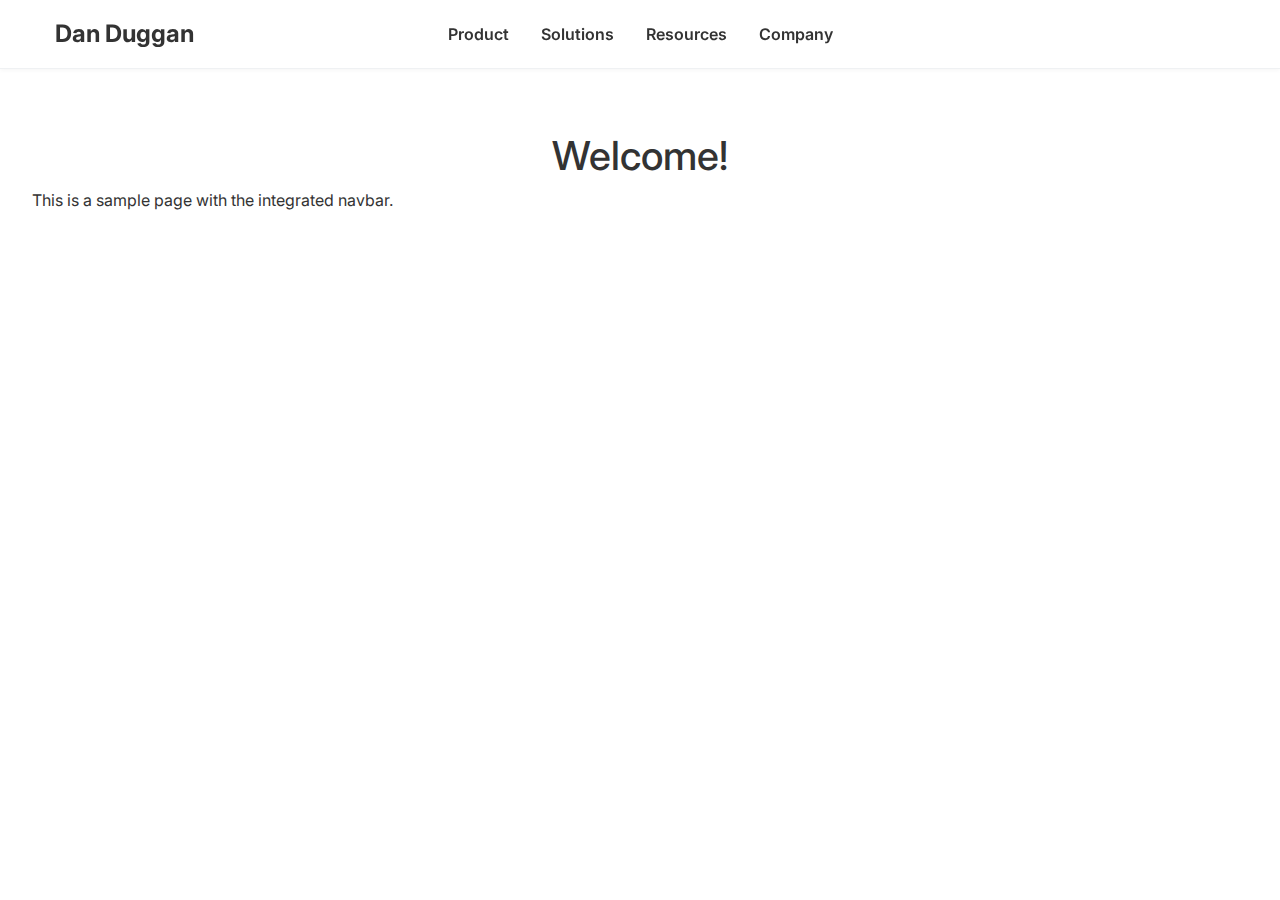
<file: public/RSSfeed/navbarnative.html>
<!DOCTYPE html>
<html lang="en">
  <head>
    <meta charset="UTF-8" />
    <title>Dan Duggan's Website</title>
    <meta name="viewport" content="width=device-width, initial-scale=1.0" />
    <link rel="stylesheet" href="https://cdn.jsdelivr.net/npm/bootstrap@4.3.1/dist/css/bootstrap.min.css"
      integrity="sha384-ggOyR0iXCbMQv3Xipma34MD+dH/1fQ784/j6cY/iJTQUOhcWr7x9JvoRxT2MZw1T" crossorigin="anonymous" />
    <link rel="icon" href="favicon.ico" />
    <link rel="stylesheet" href="https://fonts.googleapis.com/css?family=Inter:400,600&display=swap" />
    <style>
      /* Global Styles */
      body {
        margin: 0;
        font-family: 'Inter', sans-serif;
        background: #fff;
        color: #333;
        padding-top: 80px; /* Offset for fixed navbar */
      }
      main {
        padding: 2rem;
      }
      h1 {
        text-align: center;
        margin-top: 20px;
      }
      /* ---------------------- */
      /* Navbar (Desktop & Mobile) */
      /* ---------------------- */
      .custom-navbar {
        background: #fff;
        border-bottom: 1px solid #EFF1F3;
        box-shadow: 0 2px 4px rgba(0, 0, 0, 0.03);
        position: fixed;
        top: 0;
        width: 100%;
        z-index: 1000;
        padding: 1rem 0;
      }
      .custom-navbar .container {
        position: relative;
        max-width: 1200px;
        margin: 0 auto;
        display: grid;
        grid-template-columns: 1fr auto 1fr;
        align-items: center;
      }
      /* Brand positioned to the left */
      .nav-brand {
        grid-column: 1 / 2;
      }
      .nav-brand a {
        text-decoration: none;
        font-size: 1.5rem;
        font-weight: 700;
        color: #333;
      }
      /* Desktop nav links in the center */
      .nav-links-container {
        grid-column: 2 / 3;
        display: flex;
        justify-content: center;
      }
      ul.nav-links {
        list-style: none;
        display: flex;
        gap: 2rem;
        margin: 0;
        padding: 0;
      }
      li.nav-item {
        position: relative;
      }
      li.nav-item > a {
        text-decoration: none;
        color: #333;
        font-weight: 600;
        padding: 0.5rem 0;
        position: relative;
      }
      li.nav-item > a::after {
        content: "";
        position: absolute;
        bottom: 0;
        left: 0;
        width: 0%;
        height: 2px;
        background-color: #0070F3;
        transition: width 0.3s ease-out;
      }
      li.nav-item > a:hover::after {
        width: 100%;
      }
    /* NAVBAR STYLING */

    /* Desktop dropdown for nav items */
    .dropdown {
      display: none;
      position: absolute;
      top: 100%;
      left: 50%;
      transform: translateX(-50%);
      width: 600px;
      /* Increase width for better hover coverage */
      padding: 1.5rem;
      /* Slightly increase padding for usability */

      background: #fff;
      border: 1px solid #EFF1F3;
      box-shadow: 0 4px 8px rgba(0, 0, 0, 0.05);
      z-index: 100;
    }

    li.nav-item:hover .dropdown {
      display: block;
    }

    .dropdown-grid {
      display: grid;
      grid-template-columns: repeat(3, 1fr);
      grid-template-rows: repeat(2, auto);
      gap: 0.75rem;
    }

    .dropdown-item {
      background: #F9F9F9;
      padding: 0.75rem;
      text-align: center;
      border: 1px solid #EFF1F3;
      border-radius: 4px;
      transition: background 0.3s ease;
      cursor: pointer;
    }

    .dropdown-item:hover {
      background: #E6F0FF;
    }
      
    /* ---------------------- */
    /* Mobile Navbar Styles */
    /* ---------------------- */
    /* Default: hide hamburger button */
    .hamburger {
      display: none;
    }

    /* For viewports less than 1100px, show hamburger and hide desktop nav links */
    @media (max-width: 1100px) {
      .nav-links-container {
        display: none;
      }

      .hamburger {
        display: block;
        position: absolute;
        top: 50%;
        right: 2rem;
        transform: translateY(-50%);
        cursor: pointer;
        font-size: 1.5rem;
        background: none;
        border: none;
        color: #333;
        z-index: 300;
      }
    }

    /* Mobile menu overlay */
    .mobile-menu {
      display: none;
      position: fixed;
      top: 60px;
      left: 0;
      width: 100%;
      height: calc(100% - 60px);
      background: #fff;
      overflow-y: auto;
      padding: 1rem;
      box-shadow: 0 4px 8px rgba(0, 0, 0, 0.05);
      z-index: 200;
    }

    .mobile-menu.active {
      display: block;
    }

    .mobile-section {
      margin-bottom: 2rem;
    }

    .mobile-section-title {
      font-weight: 600;
      margin: 1rem 0 0.5rem;
      color: #0070F3;
    }

    .mobile-menu .dropdown-item {
      padding: 0.5rem;
      font-size: clamp(0.75rem, 2.5vw, 1rem);
      white-space: normal;
      word-break: break-word;
      hyphens: auto;
      text-align: center;

      /* Add these lines to vertically center text */
      display: flex;
      align-items: center;
      justify-content: center;
    }


    .mobile-menu .dropdown-grid {
      grid-template-columns: repeat(3, 1fr);
      gap: 0.5rem;
    }

      /* ---------------------- */
      /* Feed Styles */
      /* ---------------------- */
      .grid-container {
        display: grid;
        grid-template-columns: repeat(auto-fit, minmax(300px, 1fr));
        grid-gap: 20px;
        margin: 20px auto;
        max-width: 1200px;
      }
      .feed-item {
        background: #fff;
        border: 1px solid #ddd;
        border-radius: 5px;
        padding: 15px;
        box-shadow: 0 2px 5px rgba(0, 0, 0, 0.1);
        transition: transform 0.2s, box-shadow 0.2s;
      }
      .feed-item:hover {
        transform: translateY(-5px);
        box-shadow: 0 4px 10px rgba(0, 0, 0, 0.15);
      }
      .feed-item h3 {
        font-size: 1.2em;
        margin-bottom: 0.5em;
      }
      .feed-item h3 a {
        text-decoration: none;
        color: #333;
      }
      .feed-item .meta {
        font-size: 0.9em;
        color: #777;
        margin-bottom: 0.5em;
        display: flex;
        align-items: center;
      }
      .feed-item .meta img.logo {
        width: 30px;
        height: 30px;
        object-fit: contain;
        margin-right: 8px;
      }
      .feed-item img {
        max-width: 100%;
        height: auto;
        display: block;
      }
      .feed-item p {
        font-size: 1em;
        color: #444;
      }
    </style>
  </head>
  <body>
    <!-- Navbar -->
    <nav class="custom-navbar">
      <div class="container">
        <div class="nav-brand">
          <a href="#">Dan Duggan</a>
        </div>
        <div class="nav-links-container">
          <ul class="nav-links">
            <li class="nav-item">
              <a href="#">Product</a>
              <div class="dropdown">
                <div class="dropdown-grid">
                  <div class="dropdown-item">Option 1</div>
                  <div class="dropdown-item">Option 2</div>
                  <div class="dropdown-item">Option 3</div>
                  <div class="dropdown-item">Option 4</div>
                  <div class="dropdown-item">Option 5</div>
                  <div class="dropdown-item">Option 6</div>
                </div>
              </div>
            </li>
            <li class="nav-item">
              <a href="#">Solutions</a>
              <div class="dropdown">
                <div class="dropdown-grid">
                  <div class="dropdown-item">Option 1</div>
                  <div class="dropdown-item">Option 2</div>
                  <div class="dropdown-item">Option 3</div>
                  <div class="dropdown-item">Option 4</div>
                  <div class="dropdown-item">Option 5</div>
                  <div class="dropdown-item">Option 6</div>
                </div>
              </div>
            </li>
            <li class="nav-item">
              <a href="#">Resources</a>
              <div class="dropdown">
                <div class="dropdown-grid">
                  <div class="dropdown-item">Option 1</div>
                  <div class="dropdown-item">Option 2</div>
                  <div class="dropdown-item">Option 3</div>
                  <div class="dropdown-item">Option 4</div>
                  <div class="dropdown-item">Option 5</div>
                  <div class="dropdown-item">Option 6</div>
                </div>
              </div>
            </li>
            <li class="nav-item">
              <a href="#">Company</a>
              <div class="dropdown">
                <div class="dropdown-grid">
                  <div class="dropdown-item">Option 1</div>
                  <div class="dropdown-item">Option 2</div>
                  <div class="dropdown-item">Option 3</div>
                  <div class="dropdown-item">Option 4</div>
                  <div class="dropdown-item">Option 5</div>
                  <div class="dropdown-item">Option 6</div>
                </div>
              </div>
            </li>
          </ul>
        </div>
        <!-- Hamburger button for mobile (only visible below 1100px) -->
        <button class="hamburger" id="hamburger-btn">&#9776;</button>
      </div>
    </nav>

    <!-- Mobile Menu Overlay -->
    <div class="mobile-menu" id="mobile-menu">
      <div class="mobile-section">
        <div class="mobile-section-title">Product</div>
        <div class="dropdown-grid">
          <div class="dropdown-item">Option 1</div>
          <div class="dropdown-item">Option 2</div>
          <div class="dropdown-item">Option 3</div>
          <div class="dropdown-item">Option 4</div>
          <div class="dropdown-item">Option 5</div>
          <div class="dropdown-item">Option 6</div>
        </div>
      </div>
      <div class="mobile-section">
        <div class="mobile-section-title">Solutions</div>
        <div class="dropdown-grid">
          <div class="dropdown-item">Option 1</div>
          <div class="dropdown-item">Option 2</div>
          <div class="dropdown-item">Option 3</div>
          <div class="dropdown-item">Option 4</div>
          <div class="dropdown-item">Option 5</div>
          <div class="dropdown-item">Option 6</div>
        </div>
      </div>
      <div class="mobile-section">
        <div class="mobile-section-title">Resources</div>
        <div class="dropdown-grid">
          <div class="dropdown-item">Option 1</div>
          <div class="dropdown-item">Option 2</div>
          <div class="dropdown-item">Option 3</div>
          <div class="dropdown-item">Option 4</div>
          <div class="dropdown-item">Option 5</div>
          <div class="dropdown-item">Option 6</div>
        </div>
      </div>
      <div class="mobile-section">
        <div class="mobile-section-title">Company</div>
        <div class="dropdown-grid">
          <div class="dropdown-item">Option 1</div>
          <div class="dropdown-item">Option 2</div>
          <div class="dropdown-item">Option 3</div>
          <div class="dropdown-item">Option 4</div>
          <div class="dropdown-item">Option 5</div>
          <div class="dropdown-item">Option 6</div>
        </div>
      </div>
    </div>

    <!-- Main Content -->
    <main id="main" class="content">
      <h1>Welcome!</h1>
      <p>This is a sample page with the integrated navbar.</p>
    </main>

    <!-- External Scripts -->
    <script async src="https://pagead2.googlesyndication.com/pagead/js/adsbygoogle.js?client=ca-pub-7634336533389263"
      crossorigin="anonymous"></script>
    <script src="https://code.jquery.com/jquery-3.2.1.min.js"
      integrity="sha256-hwg6W2N/68/4Rcy+2pYBbyox1D6Z+eI1lC26bLrY8yk=" crossorigin="anonymous"></script>
    <script src="https://cdn.jsdelivr.net/npm/popper.js@1.12.9/dist/umd/popper.min.js"
      integrity="sha384-ApNbgh9B+Y1QKtv3Rn7W3mgPxhU9K/ScQsAP7hUibX39j7fakFPskvXusvfa0b4Q" crossorigin="anonymous"></script>
    <script src="https://cdn.jsdelivr.net/npm/bootstrap@4.3.1/dist/js/bootstrap.min.js"
      integrity="sha384-JjSmVgyd0p3pXB1rRibZUAYoIIy6OrQ6VrjIEaFf/nJGzIxFDsf4x0xIM+B07jRM" crossorigin="anonymous"></script>
    <script>
      // Toggle mobile menu using the hamburger button
      const hamburgerBtn = document.getElementById('hamburger-btn');
      const mobileMenu = document.getElementById('mobile-menu');
      hamburgerBtn.addEventListener('click', () => {
        mobileMenu.classList.toggle('active');
      });
    </script>
  </body>
</html>
</file>
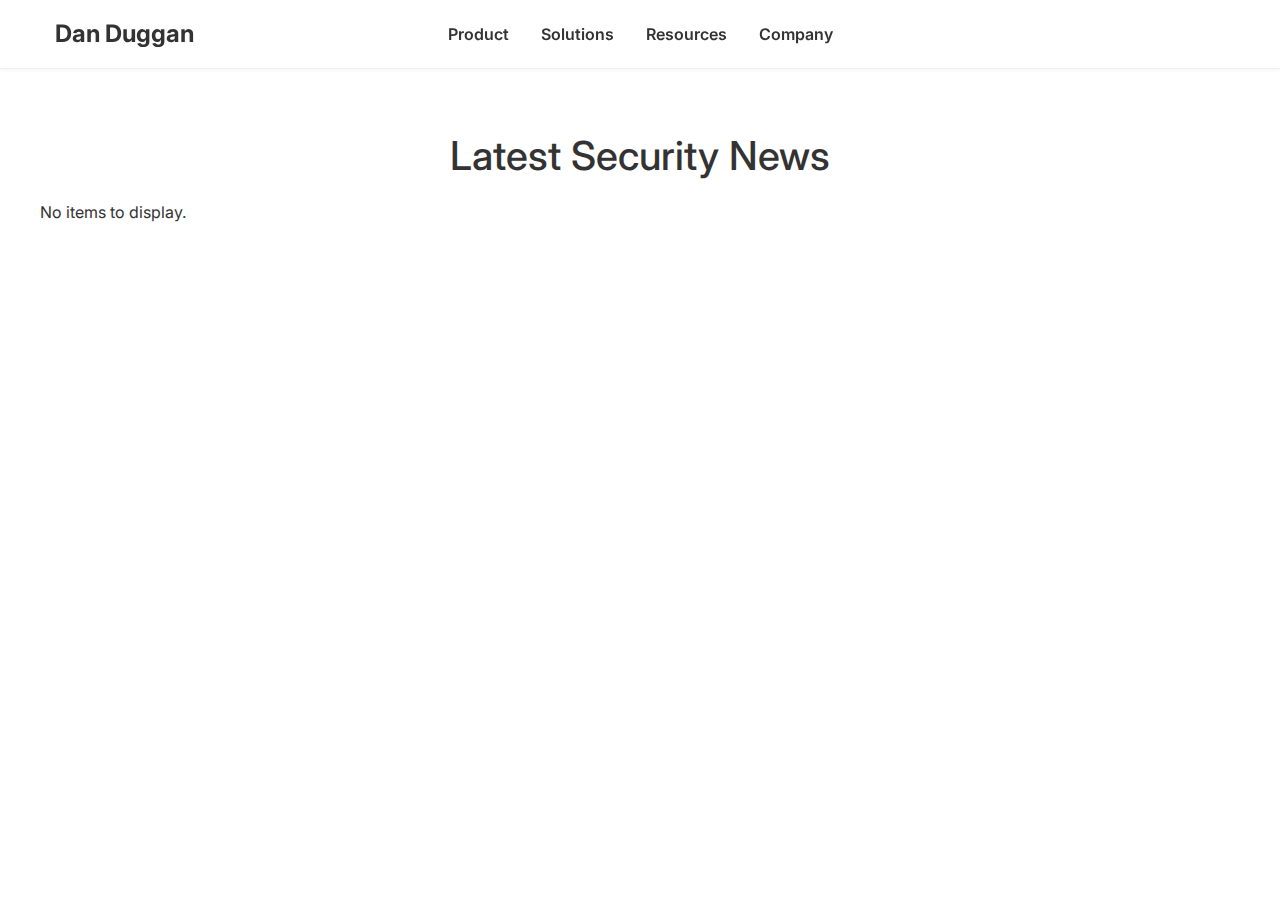
<file: public/RSSfeed/securitynews.html>
<!DOCTYPE html>
<html lang="en">
  <head>
    <meta charset="UTF-8" />
    <title>Security Newsfeed - ddugganco.com</title>
    <meta name="viewport" content="width=device-width, initial-scale=1.0" />
    <meta name="title" property="og:title" content="Dan Duggan's Website">
    <meta property="og:type" content="Personal Blog">
    <meta name="image" property="og:image" content="https://i.imgur.com/3xlEfYc.png">
    <meta name="description" property="og:description" content="A personal website to share my resume, as well as demonstrate an ability to self-host a website through the Azure platform.">
    <meta name="author" content="Dan Duggan">

    <!-- Bootstrap CSS -->
    <link rel="stylesheet" href="https://cdn.jsdelivr.net/npm/bootstrap@4.3.1/dist/css/bootstrap.min.css"
      integrity="sha384-ggOyR0iXCbMQv3Xipma34MD+dH/1fQ784/j6cY/iJTQUOhcWr7x9JvoRxT2MZw1T" crossorigin="anonymous">
    <link rel="icon" href="favicon.ico" />
    <link rel="stylesheet" href="https://fonts.googleapis.com/css?family=Inter:400,600&display=swap" />

    <style>
      /* Global Styles */
      body {
        margin: 0;
        font-family: 'Inter', sans-serif;
        background: #fff;
        color: #333;
        /* Ensure content is pushed below the fixed navbar */
        padding-top: 80px;
      }
      main {
        padding: 2rem;
      }
      h1 {
        text-align: center;
        margin-top: 20px;
      }

      /* ---------------------- */
      /* Navbar (Desktop & Mobile) */
      /* ---------------------- */
      .custom-navbar {
        background: #fff;
        border-bottom: 1px solid #EFF1F3;
        box-shadow: 0 2px 4px rgba(0, 0, 0, 0.03);
        position: fixed;
        top: 0;
        width: 100%;
        z-index: 1000;
        padding: 1rem 0;
      }
      .custom-navbar .container {
        position: relative;
        max-width: 1200px;
        margin: 0 auto;
        display: grid;
        grid-template-columns: 1fr auto 1fr;
        align-items: center;
      }
      /* Brand positioned to the left */
      .nav-brand {
        grid-column: 1 / 2;
      }
      .nav-brand a {
        text-decoration: none;
        font-size: 1.5rem;
        font-weight: 700;
        color: #333;
      }
      .nav-brand img {
        max-height: 50px;
        width: auto;
      }
      /* Desktop nav links in the center */
      .nav-links-container {
        grid-column: 2 / 3;
        display: flex;
        justify-content: center;
      }
      ul.nav-links {
        list-style: none;
        display: flex;
        gap: 2rem;
        margin: 0;
        padding: 0;
      }
      li.nav-item {
        position: relative;
      }
      li.nav-item > a {
        text-decoration: none;
        color: #333;
        font-weight: 600;
        padding: 0.5rem 0;
        position: relative;
      }
      li.nav-item > a::after {
        content: "";
        position: absolute;
        bottom: 0;
        left: 0;
        width: 0%;
        height: 2px;
        background-color: #0070F3;
        transition: width 0.3s ease-out;
      }
      li.nav-item > a:hover::after {
        width: 100%;
      }
      /* Desktop dropdown for nav items */
      .dropdown {
        display: none;
        position: absolute;
        top: 100%;
        left: 50%;
        transform: translateX(-50%);
        width: 300px;
        background: #fff;
        border: 1px solid #EFF1F3;
        box-shadow: 0 4px 8px rgba(0, 0, 0, 0.05);
        padding: 1rem;
        z-index: 100;
      }
      li.nav-item:hover .dropdown {
        display: block;
      }
      .dropdown-grid {
        display: grid;
        grid-template-columns: repeat(3, 1fr);
        grid-template-rows: repeat(2, auto);
        gap: 0.75rem;
      }
      .dropdown-item {
        background: #F9F9F9;
        padding: 0.75rem;
        text-align: center;
        border: 1px solid #EFF1F3;
        border-radius: 4px;
        transition: background 0.3s ease;
        cursor: pointer;
      }
      .dropdown-item:hover {
        background: #E6F0FF;
      }

      /* ---------------------- */
      /* Mobile Navbar Styles */
      /* ---------------------- */
      /* Default: hide hamburger button */
      .hamburger {
        display: none;
      }
      /* For viewports less than 1100px, show hamburger and hide desktop nav links */
      @media (max-width: 1100px) {
        .nav-links-container {
          display: none;
        }
        .hamburger {
          display: block;
          position: absolute;
          top: 50%;
          right: 2rem;
          transform: translateY(-50%);
          cursor: pointer;
          font-size: 1.5rem;
          background: none;
          border: none;
          color: #333;
          z-index: 300;
        }
      }
      /* Mobile menu overlay */
      .mobile-menu {
        display: none;
        position: fixed;
        top: 60px;
        left: 0;
        width: 100%;
        height: calc(100% - 60px);
        background: #fff;
        overflow-y: auto;
        padding: 1rem;
        box-shadow: 0 4px 8px rgba(0,0,0,0.05);
        z-index: 200;
      }
      .mobile-menu.active {
        display: block;
      }
      .mobile-section {
        margin-bottom: 2rem;
      }
      .mobile-section-title {
        font-weight: 600;
        margin: 1rem 0 0.5rem;
        color: #0070F3;
      }
      .mobile-menu .dropdown-grid {
        grid-template-columns: repeat(3, 1fr);
      }

      /* ---------------------- */
      /* Feed Styles */
      /* ---------------------- */
      .grid-container {
        display: grid;
        grid-template-columns: repeat(auto-fit, minmax(300px, 1fr));
        grid-gap: 20px;
        margin: 20px auto;
        max-width: 1200px;
      }
      .feed-item {
        background: #fff;
        border: 1px solid #ddd;
        border-radius: 5px;
        padding: 15px;
        box-shadow: 0 2px 5px rgba(0,0,0,0.1);
        transition: transform 0.2s, box-shadow 0.2s;
      }
      .feed-item:hover {
        transform: translateY(-5px);
        box-shadow: 0 4px 10px rgba(0,0,0,0.15);
      }
      .feed-item h3 {
        font-size: 1.2em;
        margin-bottom: 0.5em;
      }
      .feed-item h3 a {
        text-decoration: none;
        color: #333;
      }
      .feed-item .meta {
        font-size: 0.9em;
        color: #777;
        margin-bottom: 0.5em;
        display: flex;
        align-items: center;
      }
      .feed-item .meta img.logo {
        width: 30px;
        height: 30px;
        object-fit: contain;
        margin-right: 8px;
      }
      .feed-item img {
        max-width: 100%;
        height: auto;
        display: block;
      }
      .feed-item p {
        font-size: 1em;
        color: #444;
      }
    </style>
  </head>
  <body>
    <!-- Navbar -->
    <nav class="custom-navbar">
      <div class="container">
        <div class="nav-brand">
          <a href="#">Dan Duggan</a>
        </div>
        <div class="nav-links-container">
          <ul class="nav-links">
            <li class="nav-item">
              <a href="#">Product</a>
              <div class="dropdown">
                <div class="dropdown-grid">
                  <div class="dropdown-item">Option 1</div>
                  <div class="dropdown-item">Option 2</div>
                  <div class="dropdown-item">Option 3</div>
                  <div class="dropdown-item">Option 4</div>
                  <div class="dropdown-item">Option 5</div>
                  <div class="dropdown-item">Option 6</div>
                </div>
              </div>
            </li>
            <li class="nav-item">
              <a href="#">Solutions</a>
              <div class="dropdown">
                <div class="dropdown-grid">
                  <div class="dropdown-item">Option 1</div>
                  <div class="dropdown-item">Option 2</div>
                  <div class="dropdown-item">Option 3</div>
                  <div class="dropdown-item">Option 4</div>
                  <div class="dropdown-item">Option 5</div>
                  <div class="dropdown-item">Option 6</div>
                </div>
              </div>
            </li>
            <li class="nav-item">
              <a href="#">Resources</a>
              <div class="dropdown">
                <div class="dropdown-grid">
                  <div class="dropdown-item">Option 1</div>
                  <div class="dropdown-item">Option 2</div>
                  <div class="dropdown-item">Option 3</div>
                  <div class="dropdown-item">Option 4</div>
                  <div class="dropdown-item">Option 5</div>
                  <div class="dropdown-item">Option 6</div>
                </div>
              </div>
            </li>
            <li class="nav-item">
              <a href="#">Company</a>
              <div class="dropdown">
                <div class="dropdown-grid">
                  <div class="dropdown-item">Option 1</div>
                  <div class="dropdown-item">Option 2</div>
                  <div class="dropdown-item">Option 3</div>
                  <div class="dropdown-item">Option 4</div>
                  <div class="dropdown-item">Option 5</div>
                  <div class="dropdown-item">Option 6</div>
                </div>
              </div>
            </li>
          </ul>
        </div>
        <!-- Hamburger button for mobile (only visible below 1100px) -->
        <button class="hamburger" id="hamburger-btn">&#9776;</button>
      </div>
    </nav>

    <!-- Mobile Menu Overlay -->
    <div class="mobile-menu" id="mobile-menu">
      <div class="mobile-section">
        <div class="mobile-section-title">Product</div>
        <div class="dropdown-grid">
          <div class="dropdown-item">Option 1</div>
          <div class="dropdown-item">Option 2</div>
          <div class="dropdown-item">Option 3</div>
          <div class="dropdown-item">Option 4</div>
          <div class="dropdown-item">Option 5</div>
          <div class="dropdown-item">Option 6</div>
        </div>
      </div>
      <div class="mobile-section">
        <div class="mobile-section-title">Solutions</div>
        <div class="dropdown-grid">
          <div class="dropdown-item">Option 1</div>
          <div class="dropdown-item">Option 2</div>
          <div class="dropdown-item">Option 3</div>
          <div class="dropdown-item">Option 4</div>
          <div class="dropdown-item">Option 5</div>
          <div class="dropdown-item">Option 6</div>
        </div>
      </div>
      <div class="mobile-section">
        <div class="mobile-section-title">Resources</div>
        <div class="dropdown-grid">
          <div class="dropdown-item">Option 1</div>
          <div class="dropdown-item">Option 2</div>
          <div class="dropdown-item">Option 3</div>
          <div class="dropdown-item">Option 4</div>
          <div class="dropdown-item">Option 5</div>
          <div class="dropdown-item">Option 6</div>
        </div>
      </div>
      <div class="mobile-section">
        <div class="mobile-section-title">Company</div>
        <div class="dropdown-grid">
          <div class="dropdown-item">Option 1</div>
          <div class="dropdown-item">Option 2</div>
          <div class="dropdown-item">Option 3</div>
          <div class="dropdown-item">Option 4</div>
          <div class="dropdown-item">Option 5</div>
          <div class="dropdown-item">Option 6</div>
        </div>
      </div>
    </div>

    <!-- Main Content (RSS Feed) -->
    <main id="main" class="content">
      <h1>Latest Security News</h1>
      <div id="feed-container" class="grid-container">
        Loading feeds...
      </div>
    </main>

    <!-- External Scripts -->
    <script async src="https://pagead2.googlesyndication.com/pagead/js/adsbygoogle.js?client=ca-pub-7634336533389263"
      crossorigin="anonymous"></script>
    <script src="https://code.jquery.com/jquery-3.2.1.min.js"
      integrity="sha256-hwg6W2N/68/4Rcy+2pYBbyox1D6Z+eI1lC26bLrY8yk=" crossorigin="anonymous"></script>
    <script src="https://cdn.jsdelivr.net/npm/popper.js@1.12.9/dist/umd/popper.min.js"
      integrity="sha384-ApNbgh9B+Y1QKtv3Rn7W3mgPxhU9K/ScQsAP7hUibX39j7fakFPskvXusvfa0b4Q" crossorigin="anonymous"></script>
    <script src="https://cdn.jsdelivr.net/npm/bootstrap@4.3.1/dist/js/bootstrap.min.js"
      integrity="sha384-JjSmVgyd0p3pXB1rRibZUAYoIIy6OrQ6VrjIEaFf/nJGzIxFDsf4x0xIM+B07jRM" crossorigin="anonymous"></script>

    <script>
      // Toggle mobile menu using the same hamburger button for open and close
      const hamburgerBtn = document.getElementById('hamburger-btn');
      const mobileMenu = document.getElementById('mobile-menu');

      hamburgerBtn.addEventListener('click', () => {
        mobileMenu.classList.toggle('active');
      });

      // Feed functions
      function truncateDescription(desc, maxLength) {
        let text = desc.replace(/<[^>]*>/g, '');
        if (text.length > maxLength) {
          text = text.slice(0, maxLength) + '…';
        }
        return text;
      }

      function parseFeedDate(dateString) {
        if (!dateString.match(/(Z|[+-]\d{2}:?\d{2})$/)) {
          dateString += 'Z';
        }
        return new Date(dateString);
      }

      async function fetchFeed(feedUrl) {
        const apiUrl = `https://api.rss2json.com/v1/api.json?rss_url=${encodeURIComponent(feedUrl)}`;
        const response = await fetch(apiUrl);
        return response.json();
      }

      async function loadFeeds() {
        const CACHE_KEY = 'cachedFeedData';
        const CACHE_TIMESTAMP_KEY = 'cachedFeedTimestamp';
        const CACHE_EXPIRY = 30 * 60 * 1000; // 30 minutes
        const now = Date.now();
        const cachedData = localStorage.getItem(CACHE_KEY);
        const cachedTimestamp = localStorage.getItem(CACHE_TIMESTAMP_KEY);

        if (cachedData && cachedTimestamp && (now - cachedTimestamp < CACHE_EXPIRY)) {
          displayFeedItems(JSON.parse(cachedData));
          return;
        }

        const feeds = [
          'https://feeds.feedburner.com/TheHackersNews',
          'https://www.bleepingcomputer.com/feed/',
          'https://krebsonsecurity.com/feed/',
          'https://www.darkreading.com/rss.xml',
          'https://www.infosecurity-magazine.com/rss/news/',
          'https://news.sophos.com/en-us/',
          'https://www.schneier.com/blog/index.rdf',
          'https://www.cisa.gov/news.xml',
          'https://www.cisa.gov/blog.xml',
          'https://feeds.feedburner.com/Securityweek',
          'https://feeds.feedburner.com/GoogleOnlineSecurityBlog',
          'https://www.scmagazine.com/feed',
          'https://www.techrepublic.com/topic/security/rss',
          'https://securityboulevard.com/feed',
          'https://cyware.com/cyber-security-feed',
          'https://www.zdnet.com/topic/security/rss'
        ];

        let allItems = [];
        for (let url of feeds) {
          try {
            const feedData = await fetchFeed(url);
            if (feedData && feedData.items) {
              let sourceTitle = feedData.feed.title;
              if ((!sourceTitle || sourceTitle.trim() === "") && url.includes("infosecurity-magazine.com")) {
                sourceTitle = "InfoSecurity Mag";
              }
              if (url.indexOf("schneier.com") !== -1) {
                sourceTitle = "Schneier on Security";
              } else if (url.indexOf("news.sophos.com") !== -1) {
                sourceTitle = "Sophos News";
              } else if (url.indexOf("darknet.org.uk") !== -1) {
                sourceTitle = "Darknet UK";
              } else if (url.indexOf("feeds.feedburner.com/darknethackers") !== -1) {
                sourceTitle = "DarkNet Hackers";
              } else if (url.indexOf("darkreading.com") !== -1) {
                sourceTitle = "Dark Reading";
              } else if (url.toLowerCase().includes("googleonlinesecurityblog")) {
                sourceTitle = "Google Security Blog";
              }
              feedData.items.forEach(item => {
                item.source = sourceTitle;
              });
              allItems = allItems.concat(feedData.items);
            }
          } catch (error) {
            console.error('Error fetching feed:', url, error);
          }
        }
        // Sort items by newest first
        allItems.sort((a, b) => new Date(b.pubDate) - new Date(a.pubDate));
        localStorage.setItem(CACHE_KEY, JSON.stringify(allItems));
        localStorage.setItem(CACHE_TIMESTAMP_KEY, now.toString());
        displayFeedItems(allItems);
      }

      function displayFeedItems(items) {
        const container = document.getElementById('feed-container');
        if (items.length === 0) {
          container.innerHTML = '<p>No items to display.</p>';
          return;
        }

        const logos = {
          "The Hacker News": "https://pbs.twimg.com/profile_images/1597647879811657728/FLgHrLHy_400x400.jpg",
          "BleepingComputer": "https://pbs.twimg.com/profile_images/1699832227062792192/hqaQ8bMZ_400x400.jpg",
          "Krebs on Security": "https://pbs.twimg.com/profile_images/1518740904311508998/zq2bxuIw_400x400.jpg",
          "Dark Reading": "https://pbs.twimg.com/profile_images/1688279734193672192/ZsaZ2hEi_400x400.jpg",
          "DarkNet": "https://pbs.twimg.com/profile_images/474879706584449025/pioYVoNA_400x400.jpeg",
          "Hacker News": "https://pbs.twimg.com/profile_images/1623777064821358592/9CApQWXe_400x400.png",
          "InfoSecurity Mag": "https://pbs.twimg.com/profile_images/1630197502786912256/TTq7rypO_400x400.jpg",
          "Sophos": "https://pbs.twimg.com/profile_images/1512056237537607694/gJYmF_1N_400x400.jpg",
          "Schneier on Security": "https://pbs.twimg.com/profile_images/69337528/bruce-blog_400x400.jpg",
          "Security Boulevard": "https://pbs.twimg.com/profile_images/1445738404205924367/LI0O-ZHg_400x400.jpg",
          "SecurityWeek": "https://pbs.twimg.com/profile_images/1466073453572890643/gaGjrZRw_400x400.jpg",
          "Security | TechRepublic": "https://pbs.twimg.com/profile_images/842067018358624256/eHpTR1g8_400x400.jpg",
          "Google Security Blog": "https://pbs.twimg.com/profile_images/1754606338460487681/bWupXdxo_400x400.jpg",
          "CISA Blog": "https://pbs.twimg.com/profile_images/1545140176766353408/G4iTa8Bb_400x400.jpg",
          "CISA News": "https://pbs.twimg.com/profile_images/1545140176766353408/G4iTa8Bb_400x400.jpg"
        };

        let html = '';
        items.forEach(item => {
          const dateObj = parseFeedDate(item.pubDate);
          const formattedDate = dateObj.toLocaleDateString(undefined, { year: 'numeric', month: 'short', day: 'numeric' });
          const formattedTime = dateObj.toLocaleTimeString(undefined, { hour: '2-digit', minute: '2-digit' });
          const logoUrl = logos[item.source] || '';
          const truncatedDesc = truncateDescription(item.description || '', 200);

          html += `
            <div class="feed-item">
              <h3><a href="${item.link}" target="_blank">${item.title}</a></h3>
              <p class="meta">
                ${logoUrl ? `<img src="${logoUrl}" alt="${item.source} logo" class="logo">` : ''}
                <span><em>${item.source}</em> - ${formattedDate} ${formattedTime}</span>
              </p>
              <p>${truncatedDesc}</p>
            </div>
          `;
        });
        container.innerHTML = html;
      }

      document.addEventListener('DOMContentLoaded', loadFeeds);
    </script>
  </body>
</html>
</file>
